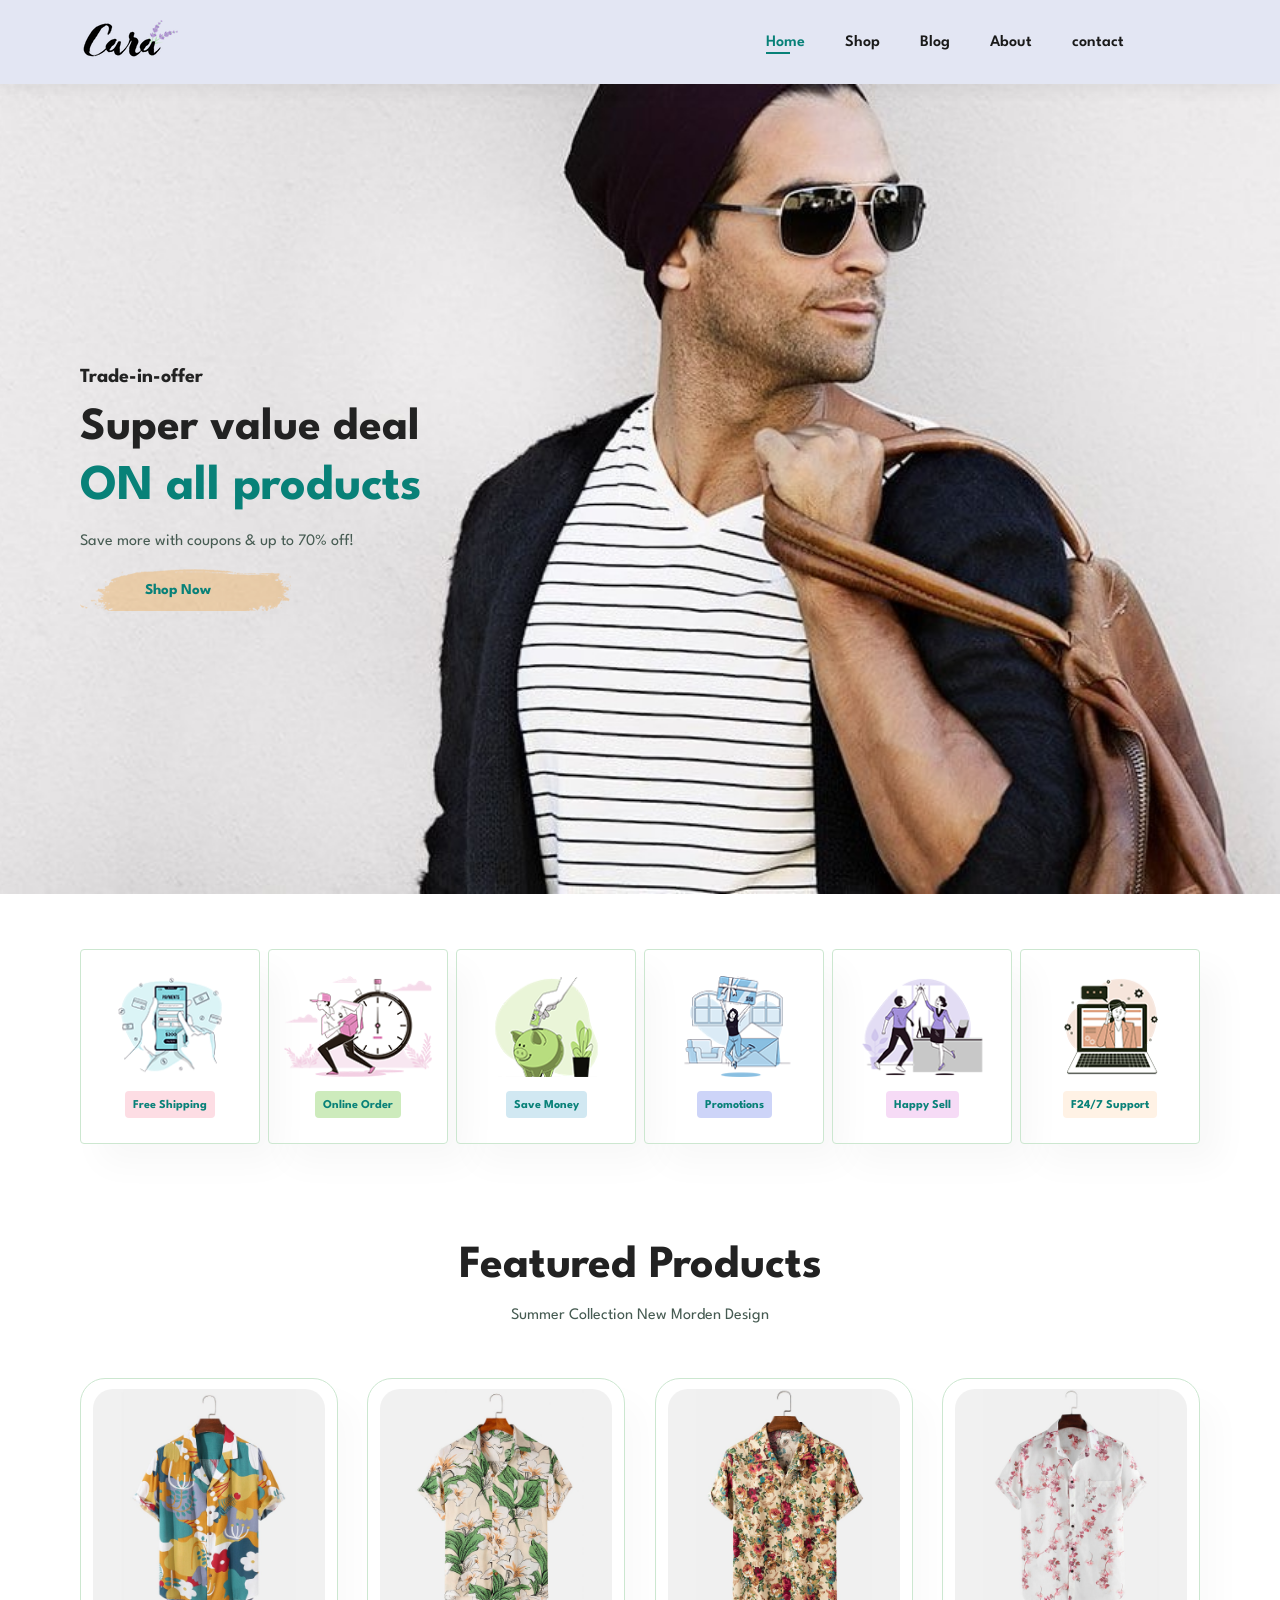
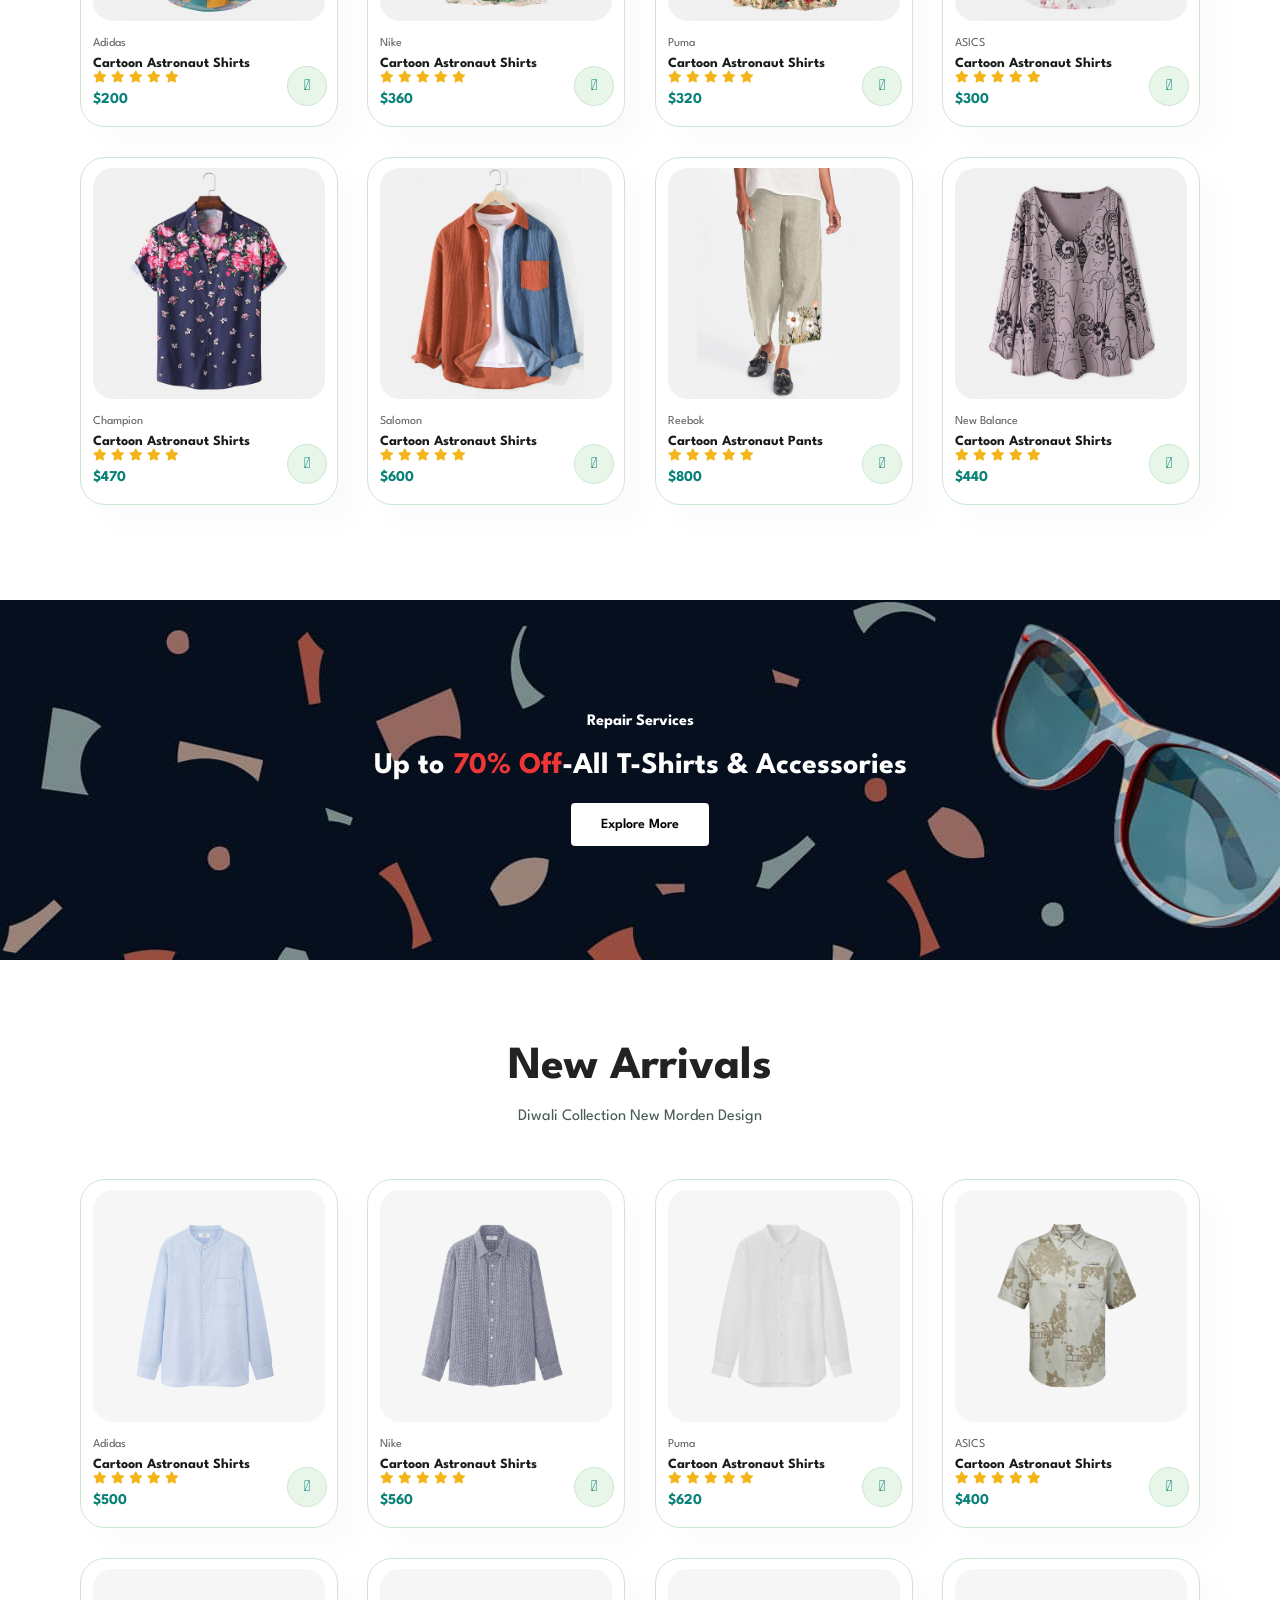
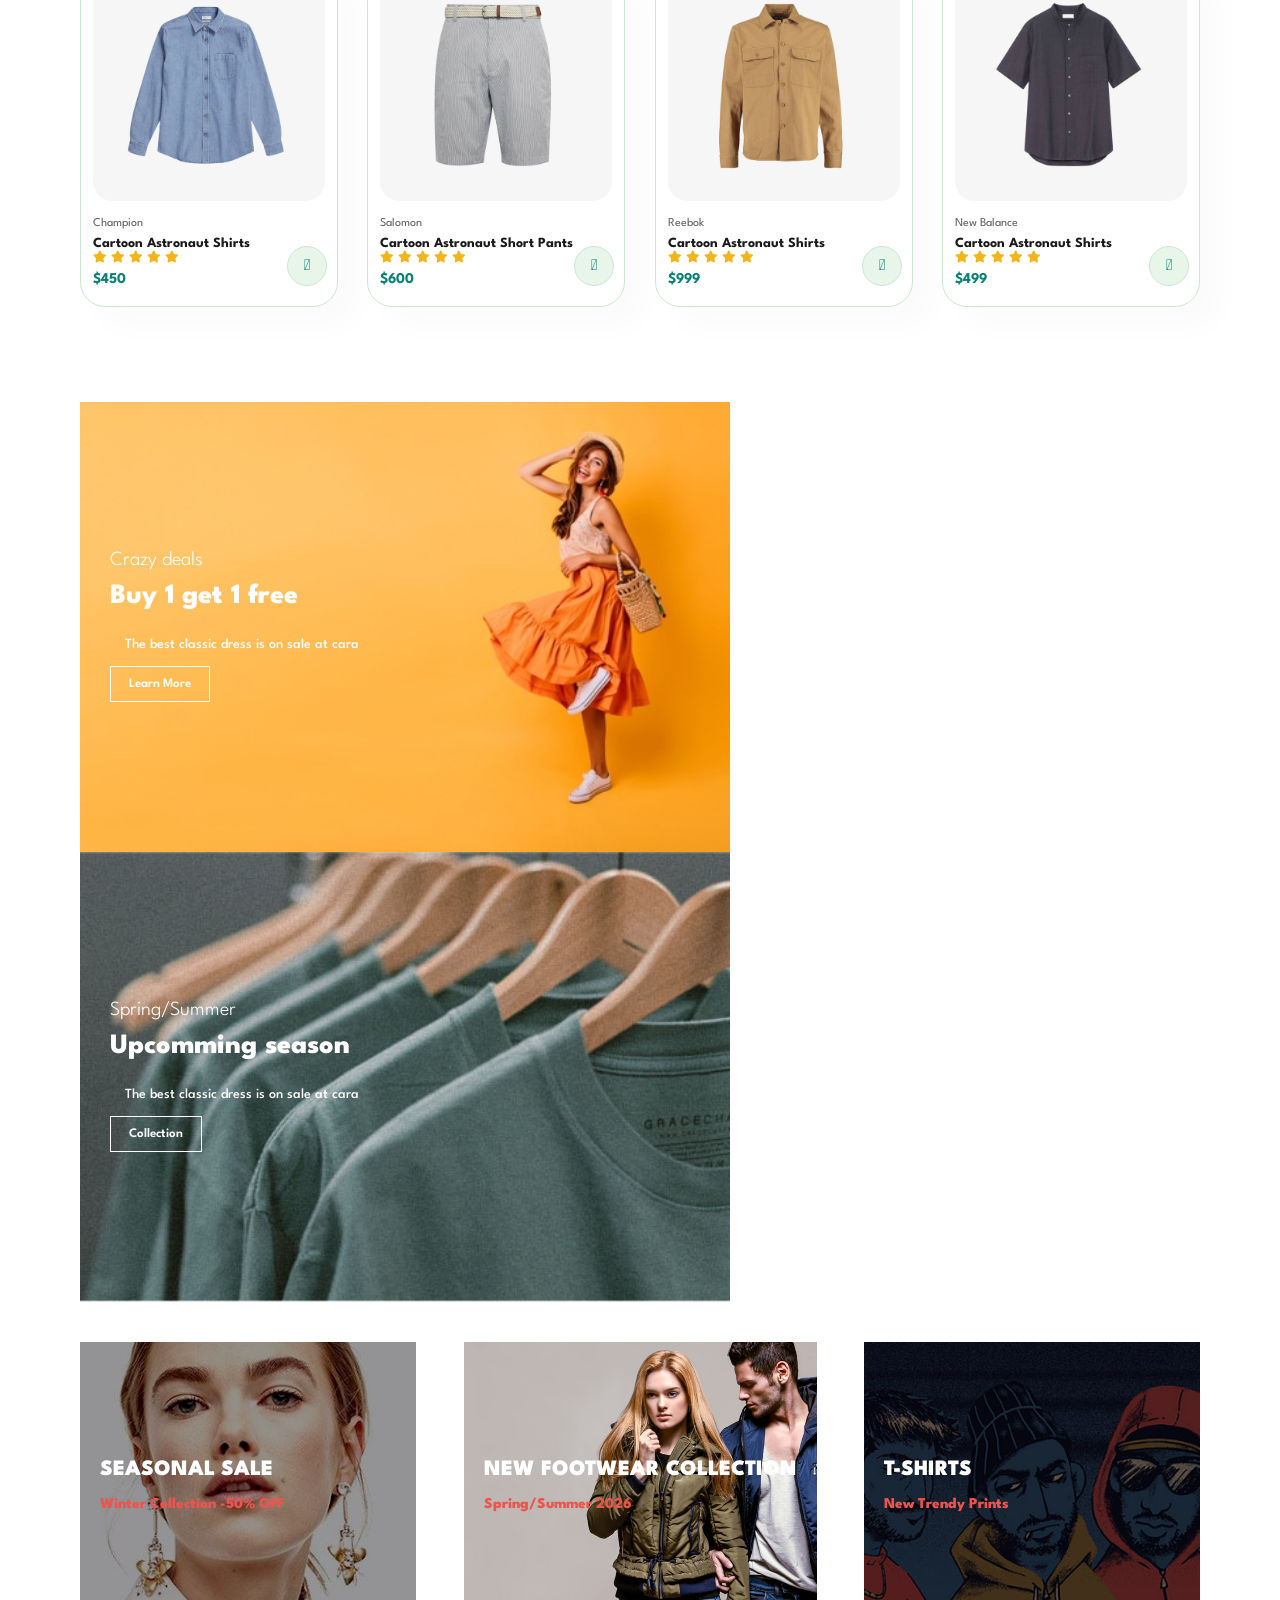
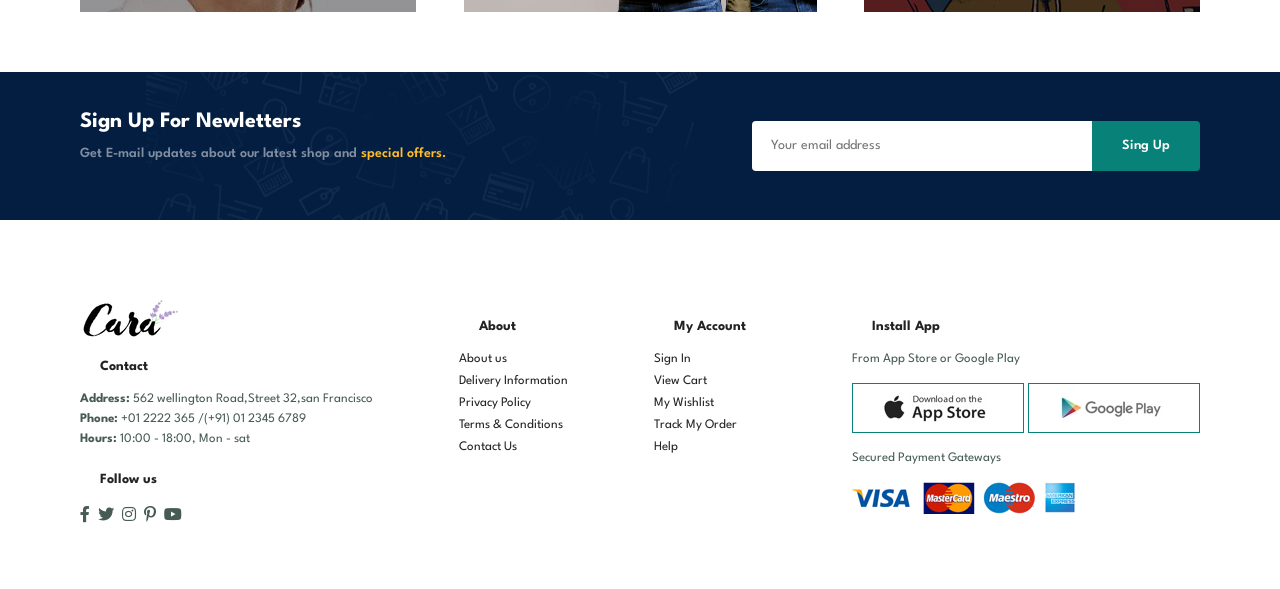
<file: index.html>
<!DOCTYPE html>
<html lang="en">

<head>
    <meta charset="UTF-8">
    <meta http-equiv="X-UA-Compatible="IE=edge">
    <meta name="viewport" content="width=device-width, initial-scale=1.0">
    <title>Ecommerce Website</title>
    <link rel="stylesheet" href="https://pro.fontawesome.com/releases/v5.10.0/css/all.css" />

    <link rel="stylesheet" href="style.css">
</head>

<body>
   
    <section id="header">
        <a href="#"><img src="img/logo.png" class="logo" alt=""</a>

        <div>
            <ul id="navbar">
                <li><a class="active" href="index.html">Home</a></li>
                  <li><a href="Shop.html">Shop</a></li>
                    <li><a href="Blog.html">Blog</a></li>
                      <li><a href="About.html">About</a></li>
                        <li><a href="Contact.html">contact</a></li>
                        <li id="lg-bag"><a href="cart.html"><i class="far fa-shopping-bag"></i></a></li>
                        <a href="#" id="close"><i class="far fa-times"></i></a>
            </ul>
        </div>

        <div id="mobile">
            <a href="cart.html"><i class="far fa-shopping-bag"></i></a>
            <i id="bar" class="fas fa-outdent"></i>

        </div>
    </section>

    <section id="hero">
        <h4>Trade-in-offer</h4>
        <h2>Super value deal</h2>
        <h1>ON all products</h1>
        <p>Save more with coupons & up to 70% off! </p>
        <button>Shop Now</button>
    </section>
     
    <section id="feature" class="section-p1">
        <div class="fe-box">
            <img src="img/features/f1.png"alt="">
            <h6>Free Shipping</h6>
        </div>

        <div class="fe-box">
            <img src="img/features/f2.png"alt="">
            <h6>Online Order</h6>
        </div>

        <div class="fe-box">
            <img src="img/features/f3.png"alt="">
            <h6>Save Money</h6>
        </div>

        <div class="fe-box">
            <img src="img/features/f4.png"alt="">
            <h6>Promotions</h6>
        </div>

        <div class="fe-box">
            <img src="img/features/f5.png"alt="">
            <h6>Happy Sell</h6>
        </div>

        <div class="fe-box">
            <img src="img/features/f6.png"alt="">
            <h6>F24/7 Support</h6>
        </div>

    </section>

    <section id="Product1"class="section-p1">
        <h2>Featured Products</h2>
        <p>Summer Collection New Morden Design</p>
        <div class="pro-container">
            <div class="pro">
                <img src="img/products/f1.jpg" alt="">
                <div class="des">
                    <span>Adidas</span>
                    <h5>Cartoon Astronaut Shirts</h5>
                    <div class="star">
                        <i class="fas fa-star"></i>
                        <i class="fas fa-star"></i>
                        <i class="fas fa-star"></i>
                        <i class="fas fa-star"></i>
                        <i class="fas fa-star"></i>
                    </div>
                    <h4>$200</h4>
                </div>
                <a href="#"><i class="fal fa-shopping-cart cart "></i></a>
            </div>

             <div class="pro">
                <img src="img/products/f2.jpg" alt="">
                <div class="des">
                    <span>Nike</span>
                    <h5>Cartoon Astronaut Shirts</h5>
                    <div class="star">
                        <i class="fas fa-star"></i>
                        <i class="fas fa-star"></i>
                        <i class="fas fa-star"></i>
                        <i class="fas fa-star"></i>
                        <i class="fas fa-star"></i>
                    </div>
                    <h4>$360</h4>
                </div>
                <a href="#"><i class="fal fa-shopping-cart cart "></i></a>
            </div>

             <div class="pro">
                <img src="img/products/f3.jpg" alt="">
                <div class="des">
                    <span>Puma</span>
                    <h5>Cartoon Astronaut Shirts</h5>
                    <div class="star">
                        <i class="fas fa-star"></i>
                        <i class="fas fa-star"></i>
                        <i class="fas fa-star"></i>
                        <i class="fas fa-star"></i>
                        <i class="fas fa-star"></i>
                    </div>
                    <h4>$320</h4>
                </div>
                <a href="#"><i class="fal fa-shopping-cart cart "></i></a>
            </div>

             <div class="pro">
                <img src="img/products/f4.jpg" alt="">
                <div class="des">
                    <span>ASICS</span>
                    <h5>Cartoon Astronaut Shirts</h5>
                    <div class="star">
                        <i class="fas fa-star"></i>
                        <i class="fas fa-star"></i>
                        <i class="fas fa-star"></i>
                        <i class="fas fa-star"></i>
                        <i class="fas fa-star"></i>
                    </div>
                    <h4>$300</h4>
                </div>
                <a href="#"><i class="fal fa-shopping-cart cart "></i></a>
            </div>

             <div class="pro">
                <img src="img/products/f5.jpg" alt="">
                <div class="des">
                    <span>Champion</span>
                    <h5>Cartoon Astronaut Shirts</h5>
                    <div class="star">
                        <i class="fas fa-star"></i>
                        <i class="fas fa-star"></i>
                        <i class="fas fa-star"></i>
                        <i class="fas fa-star"></i>
                        <i class="fas fa-star"></i>
                    </div>
                    <h4>$470</h4>
                </div>
                <a href="#"><i class="fal fa-shopping-cart cart "></i></a>
            </div>

             <div class="pro">
                <img src="img/products/f6.jpg" alt="">
                <div class="des">
                    <span>Salomon</span>
                    <h5>Cartoon Astronaut Shirts</h5>
                    <div class="star">
                        <i class="fas fa-star"></i>
                        <i class="fas fa-star"></i>
                        <i class="fas fa-star"></i>
                        <i class="fas fa-star"></i>
                        <i class="fas fa-star"></i>
                    </div>
                    <h4>$600</h4>
                </div>
                <a href="#"><i class="fal fa-shopping-cart cart "></i></a>
            </div>

             <div class="pro">
                <img src="img/products/f7.jpg" alt="">
                <div class="des">
                    <span>Reebok</span>
                    <h5>Cartoon Astronaut Pants</h5>
                    <div class="star">
                        <i class="fas fa-star"></i>
                        <i class="fas fa-star"></i>
                        <i class="fas fa-star"></i>
                        <i class="fas fa-star"></i>
                        <i class="fas fa-star"></i>
                    </div>
                    <h4>$800</h4>
                </div>
                <a href="#"><i class="fal fa-shopping-cart cart "></i></a>
            </div>

             <div class="pro">
                <img src="img/products/f8.jpg" alt="">
                <div class="des">
                    <span>New Balance</span>
                    <h5>Cartoon Astronaut Shirts</h5>
                    <div class="star">
                        <i class="fas fa-star"></i>
                        <i class="fas fa-star"></i>
                        <i class="fas fa-star"></i>
                        <i class="fas fa-star"></i>
                        <i class="fas fa-star"></i>
                    </div>
                    <h4>$440</h4>
                </div>
                <a href="#"><i class="fal fa-shopping-cart cart "></i></a>
            </div>
        </div>
    </section>

    <section id="banner" class="section-m1">
        <h4>Repair Services</h4>
        <h2>Up to <span>70% Off</span>-All T-Shirts & Accessories</h2>
        <button class="normal">Explore More</button>
    </section>

    <section id="Product1"class="section-p1">
        <h2>New Arrivals</h2>
        <p>Diwali Collection New Morden Design</p>
        <div class="pro-container">
            <div class="pro">
                <img src="img/products/n1.jpg" alt="">
                <div class="des">
                    <span>Adidas</span>
                    <h5>Cartoon Astronaut Shirts</h5>
                    <div class="star">
                        <i class="fas fa-star"></i>
                        <i class="fas fa-star"></i>
                        <i class="fas fa-star"></i>
                        <i class="fas fa-star"></i>
                        <i class="fas fa-star"></i>
                    </div>
                    <h4>$500</h4>
                </div>
                <a href="#"><i class="fal fa-shopping-cart cart "></i></a>
            </div>

             <div class="pro">
                <img src="img/products/n2.jpg" alt="">
                <div class="des">
                    <span>Nike</span>
                    <h5>Cartoon Astronaut Shirts</h5>
                    <div class="star">
                        <i class="fas fa-star"></i>
                        <i class="fas fa-star"></i>
                        <i class="fas fa-star"></i>
                        <i class="fas fa-star"></i>
                        <i class="fas fa-star"></i>
                    </div>
                    <h4>$560</h4>
                </div>
                <a href="#"><i class="fal fa-shopping-cart cart "></i></a>
            </div>

             <div class="pro">
                <img src="img/products/n3.jpg" alt="">
                <div class="des">
                    <span>Puma</span>
                    <h5>Cartoon Astronaut Shirts</h5>
                    <div class="star">
                        <i class="fas fa-star"></i>
                        <i class="fas fa-star"></i>
                        <i class="fas fa-star"></i>
                        <i class="fas fa-star"></i>
                        <i class="fas fa-star"></i>
                    </div>
                    <h4>$620</h4>
                </div>
                <a href="#"><i class="fal fa-shopping-cart cart "></i></a>
            </div>

             <div class="pro">
                <img src="img/products/n4.jpg" alt="">
                <div class="des">
                    <span>ASICS</span>
                    <h5>Cartoon Astronaut Shirts</h5>
                    <div class="star">
                        <i class="fas fa-star"></i>
                        <i class="fas fa-star"></i>
                        <i class="fas fa-star"></i>
                        <i class="fas fa-star"></i>
                        <i class="fas fa-star"></i>
                    </div>
                    <h4>$400</h4>
                </div>
                <a href="#"><i class="fal fa-shopping-cart cart "></i></a>
            </div>

             <div class="pro">
                <img src="img/products/n5.jpg" alt="">
                <div class="des">
                    <span>Champion</span>
                    <h5>Cartoon Astronaut Shirts</h5>
                    <div class="star">
                        <i class="fas fa-star"></i>
                        <i class="fas fa-star"></i>
                        <i class="fas fa-star"></i>
                        <i class="fas fa-star"></i>
                        <i class="fas fa-star"></i>
                    </div>
                    <h4>$450</h4>
                </div>
                <a href="#"><i class="fal fa-shopping-cart cart "></i></a>
            </div>

             <div class="pro">
                <img src="img/products/n6.jpg" alt="">
                <div class="des">
                    <span>Salomon</span>
                    <h5>Cartoon Astronaut Short Pants</h5>
                    <div class="star">
                        <i class="fas fa-star"></i>
                        <i class="fas fa-star"></i>
                        <i class="fas fa-star"></i>
                        <i class="fas fa-star"></i>
                        <i class="fas fa-star"></i>
                    </div>
                    <h4>$600</h4>
                </div>
                <a href="#"><i class="fal fa-shopping-cart cart "></i></a>
            </div>

             <div class="pro">
                <img src="img/products/n7.jpg" alt="">
                <div class="des">
                    <span>Reebok</span>
                    <h5>Cartoon Astronaut Shirts</h5>
                    <div class="star">
                        <i class="fas fa-star"></i>
                        <i class="fas fa-star"></i>
                        <i class="fas fa-star"></i>
                        <i class="fas fa-star"></i>
                        <i class="fas fa-star"></i>
                    </div>
                    <h4>$999</h4>
                </div>
                <a href="#"><i class="fal fa-shopping-cart cart "></i></a>
            </div>

             <div class="pro">
                <img src="img/products/n8.jpg" alt="">
                <div class="des">
                    <span>New Balance</span>
                    <h5>Cartoon Astronaut Shirts</h5>
                    <div class="star">
                        <i class="fas fa-star"></i>
                        <i class="fas fa-star"></i>
                        <i class="fas fa-star"></i>
                        <i class="fas fa-star"></i>
                        <i class="fas fa-star"></i>
                    </div>
                    <h4>$499</h4>
                </div>
                <a href="#"><i class="fal fa-shopping-cart cart "></i></a>
            </div>
        </div>
    </section>

    <section id="sm-banner" class="section-p1">
       <div class="banner-box">
        <h4>Crazy deals</h4>
        <h2>Buy 1 get 1 free</h2>
        <span>The best classic dress is on sale at cara</span>
        <button class="white">Learn More</button>
       </div>

       <div class="banner-box banner-box2">
        <h4>Spring/Summer</h4>
        <h2>Upcomming season</h2>
        <span>The best classic dress is on sale at cara</span>
        <button class="white">Collection</button>
       </div>
    </section>

    <section id="banner3">
         <div class="banner-box">
        <h2>SEASONAL SALE</h2>
        <h3>Winter Collection -50% OFF</h3>
       </div>

        <div class="banner-box banner-box2">
        <h2>NEW FOOTWEAR COLLECTION</h2>
        <h3>Spring/Summer 2026</h3>
       </div>

        <div class="banner-box banner-box3">
        <h2>T-SHIRTS</h2>
        <h3>New Trendy Prints</h3>
       </div>
    </section>

    <section id="newsletter" class="section-p1 section-m1">
        <div class="newstext">
            <h4>Sign Up For Newletters</h4>
            <p>Get E-mail updates about our latest shop and <span>special offers.</span></p>
        </div>
        <div class="form">
            <input type="text" placeholder="Your email address">
            <button class="normal">Sing Up</button>
        </div>
    </section>

    <footer class="section-p1">
        <div class="col">
            <img class="logo" src="img/logo.png" alt="">
            <h4>Contact</h4>
            <p><strong>Address:</strong> 562 wellington Road,Street 32,san Francisco</p>
            <p><strong>Phone:</strong> +01 2222 365 /(+91) 01 2345 6789</p>
            <p><strong>Hours:</strong> 10:00 - 18:00, Mon - sat</p>
            <div class="follow">
                <h4>Follow us</h4>
                <div class="icon">
                    <i class="fab fa-facebook-f"></i>
                    <i class="fab fa-twitter"></i>
                    <i class="fab fa-instagram"></i>
                    <i class="fab fa-pinterest-p"></i>
                    <i class="fab fa-youtube"></i>
                </div>
            </div>
        </div>

        <div class="col">
            <h4>About</h4>
            <a href="#">About us</a>
            <a href="#">Delivery Information</a>
            <a href="#">Privacy Policy</a>
            <a href="#">Terms & Conditions</a>
            <a href="#">Contact Us</a>
         </div>

           <div class="col">
            <h4>My Account</h4>
            <a href="#">Sign In</a>
            <a href="#">View Cart</a>
            <a href="#">My Wishlist</a>
            <a href="#">Track My Order</a>
            <a href="#">Help</a>
         </div>

         <div class="col install">
            <h4>Install App</h4>
            <p>From App Store or Google Play</p>
            <div class="row">
                <img src="img/pay/app.jpg" alt="">
                <img src="img/pay/play.jpg" alt="">
            </div>
           <p>Secured Payment Gateways</p>
           <img src="img/pay/pay.png" alt="">
         </div>  

     </footer>

    <script src="script.js"></script>
</body>

</html>
</file>
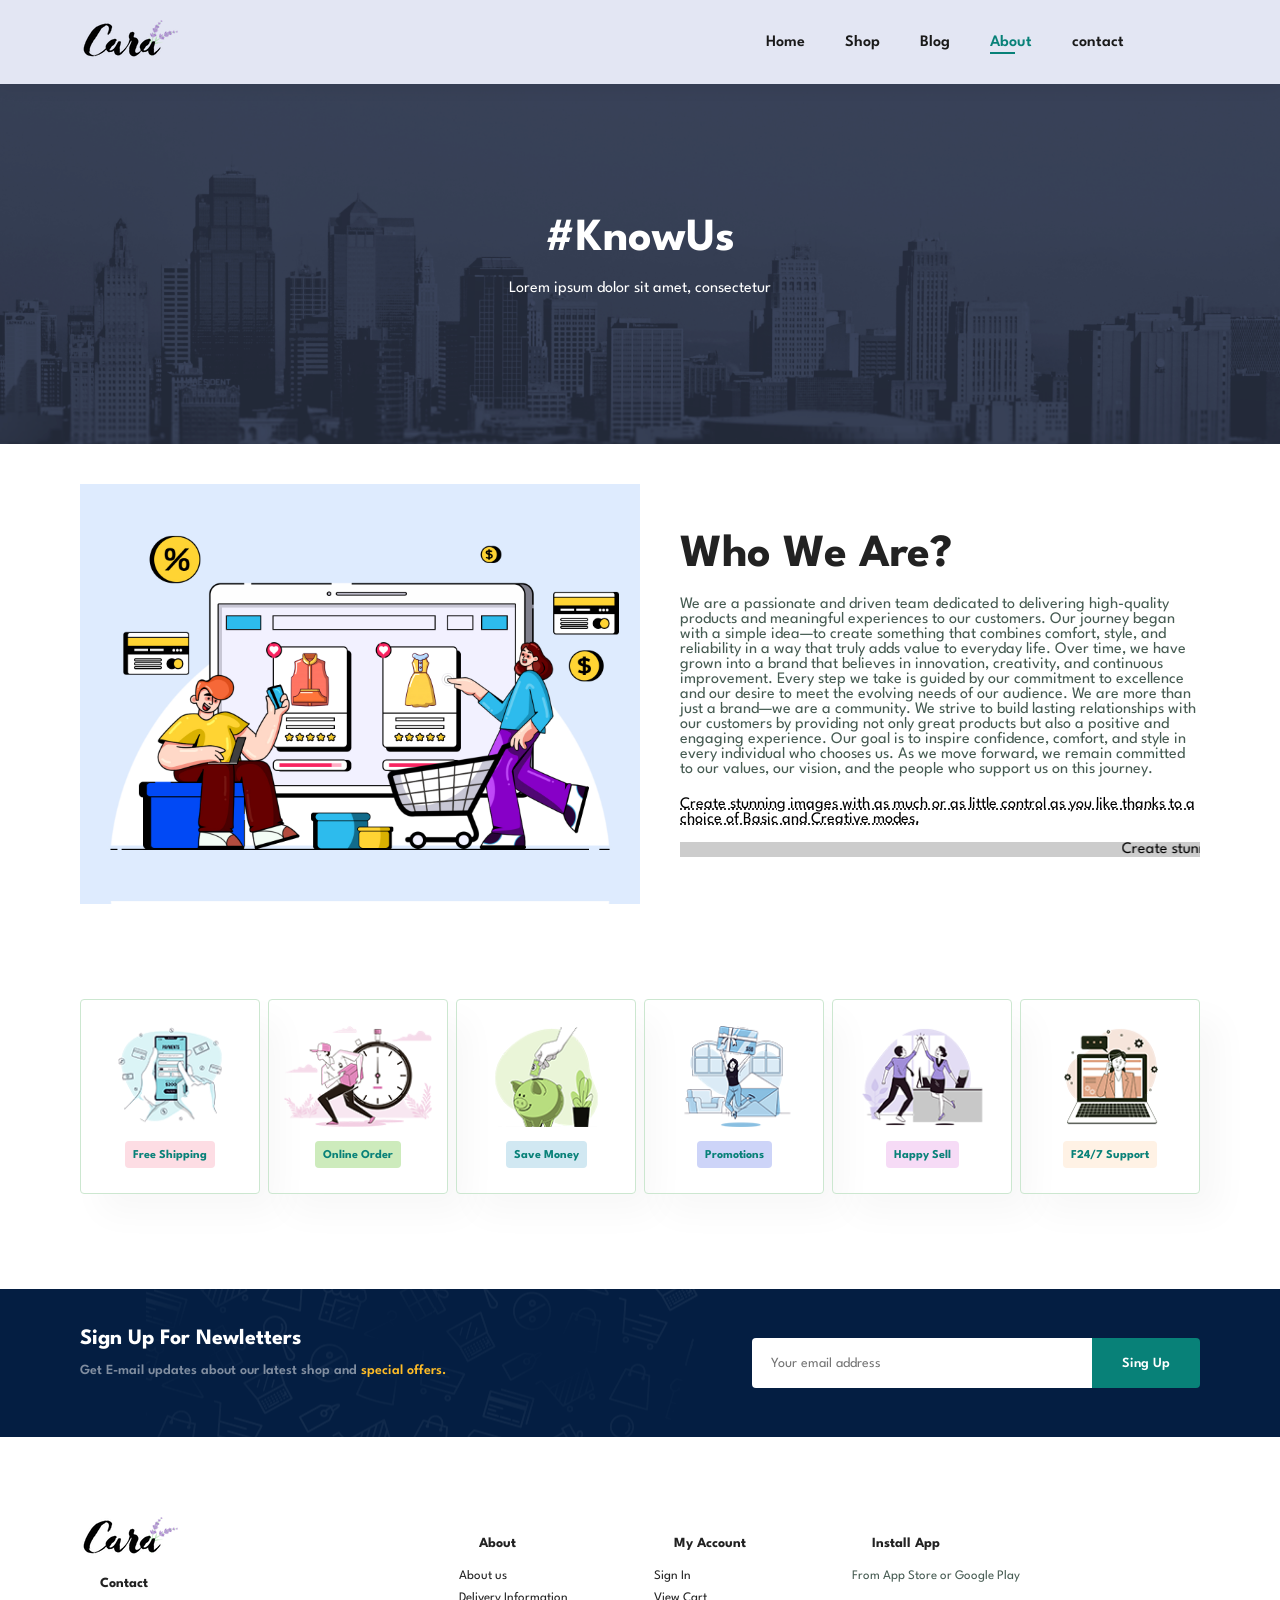
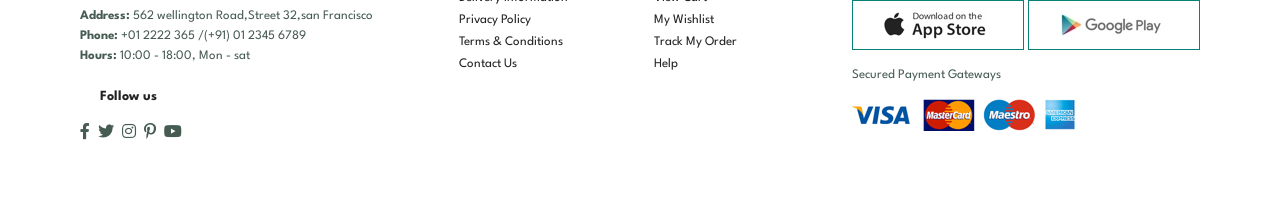
<file: about.html>
<!DOCTYPE html>
<html lang="en">

<head>
    <meta charset="UTF-8">
    <meta http-equiv="X-UA-Compatible="IE=edge">
    <meta name="viewport" content="width=device-width, initial-scale=1.0">
    <title>Ecommerce Website</title>
    <link rel="stylesheet" href="https://pro.fontawesome.com/releases/v5.10.0/css/all.css" />

    <link rel="stylesheet" href="style.css">
</head>

<body>
   
    <section id="header">
        <a href="#"><img src="img/logo.png" class="logo" alt=""</a>

        <div>
            <ul id="navbar">
                <li><a href="index.html">Home</a></li>
                  <li><a href="Shop.html">Shop</a></li>
                    <li><a  href="Blog.html">Blog</a></li>
                      <li><a class="active" href="About.html">About</a></li>
                        <li><a href="Contact.html">contact</a></li>
                        <li id="lg-bag"><a href="cart.html"><i class="far fa-shopping-bag"></i></a></li>
                        <a href="#" id="close"><i class="far fa-times"></i></a>
            </ul>
        </div>

        <div id="mobile">
            <a href="cart.html"><i class="far fa-shopping-bag"></i></a>
            <i id="bar" class="fas fa-outdent"></i>
        </div>
    </section>

    <section id="page-header" class="about-header">
        <h2>#KnowUs</h2>
        <p>Lorem ipsum dolor sit amet, consectetur </p>
    </section>

    <section id="about-head" class="section-p1">
        <img src="img/about/a6.jpg" alt="">
        <div>
            <h2>Who We Are?</h2>
            <p>We are a passionate and driven team dedicated to delivering high-quality products and meaningful experiences to our customers.
                 Our journey began with a simple idea—to create something that combines comfort, style, and reliability in a way that truly adds value to everyday life. 
                 Over time, we have grown into a brand that believes in innovation, creativity, and continuous improvement. Every step we take is guided by our commitment to excellence and 
                 our desire to meet the evolving needs of our audience. We are more than just a brand—we are a community. We strive to build lasting relationships with our customers by providing not only great products
                 but also a positive and engaging experience. Our goal is to inspire confidence, comfort, and style in every individual who chooses us. As we move forward, we remain committed to our values, our vision, 
                 and the people who support us on this journey.</p>
            <abbr title="">Create stunning images with as much or as little control as you
                like thanks to a choice of Basic and Creative modes.</abbr>

                <br><br>

                <marquee bgcolor="#ccc" loop="-1" scrollamount="5" width="100%">Create 
                stunning images with as much or as little control as you
                like thanks to a choice of Basic and Creative modes</marquee>
        
        </div>
    </section>

      <section id="feature" class="section-p1">
        <div class="fe-box">
            <img src="img/features/f1.png"alt="">
            <h6>Free Shipping</h6>
        </div>

        <div class="fe-box">
            <img src="img/features/f2.png"alt="">
            <h6>Online Order</h6>
        </div>

        <div class="fe-box">
            <img src="img/features/f3.png"alt="">
            <h6>Save Money</h6>
        </div>

        <div class="fe-box">
            <img src="img/features/f4.png"alt="">
            <h6>Promotions</h6>
        </div>

        <div class="fe-box">
            <img src="img/features/f5.png"alt="">
            <h6>Happy Sell</h6>
        </div>

        <div class="fe-box">
            <img src="img/features/f6.png"alt="">
            <h6>F24/7 Support</h6>
        </div>

    </section>

      <section id="newsletter" class="section-p1 section-m1">
        <div class="newstext">
            <h4>Sign Up For Newletters</h4>
            <p>Get E-mail updates about our latest shop and <span>special offers.</span></p>
        </div>
        <div class="form">
            <input type="text" placeholder="Your email address">
            <button class="normal">Sing Up</button>
        </div>
    </section>

    <footer class="section-p1">
        <div class="col">
            <img class="logo" src="img/logo.png" alt="">
            <h4>Contact</h4>
            <p><strong>Address:</strong> 562 wellington Road,Street 32,san Francisco</p>
            <p><strong>Phone:</strong> +01 2222 365 /(+91) 01 2345 6789</p>
            <p><strong>Hours:</strong> 10:00 - 18:00, Mon - sat</p>
            <div class="follow">
                <h4>Follow us</h4>
                <div class="icon">
                    <i class="fab fa-facebook-f"></i>
                    <i class="fab fa-twitter"></i>
                    <i class="fab fa-instagram"></i>
                    <i class="fab fa-pinterest-p"></i>
                    <i class="fab fa-youtube"></i>
                </div>
            </div>
        </div>

        <div class="col">
            <h4>About</h4>
            <a href="#">About us</a>
            <a href="#">Delivery Information</a>
            <a href="#">Privacy Policy</a>
            <a href="#">Terms & Conditions</a>
            <a href="#">Contact Us</a>
         </div>

           <div class="col">
            <h4>My Account</h4>
            <a href="#">Sign In</a>
            <a href="#">View Cart</a>
            <a href="#">My Wishlist</a>
            <a href="#">Track My Order</a>
            <a href="#">Help</a>
         </div>

         <div class="col install">
            <h4>Install App</h4>
            <p>From App Store or Google Play</p>
            <div class="row">
                <img src="img/pay/app.jpg" alt="">
                <img src="img/pay/play.jpg" alt="">
            </div>
           <p>Secured Payment Gateways</p>
           <img src="img/pay/pay.png" alt="">
         </div>  

     </footer>

    <script src="script.js"></script>
</body>

</html>
</file>
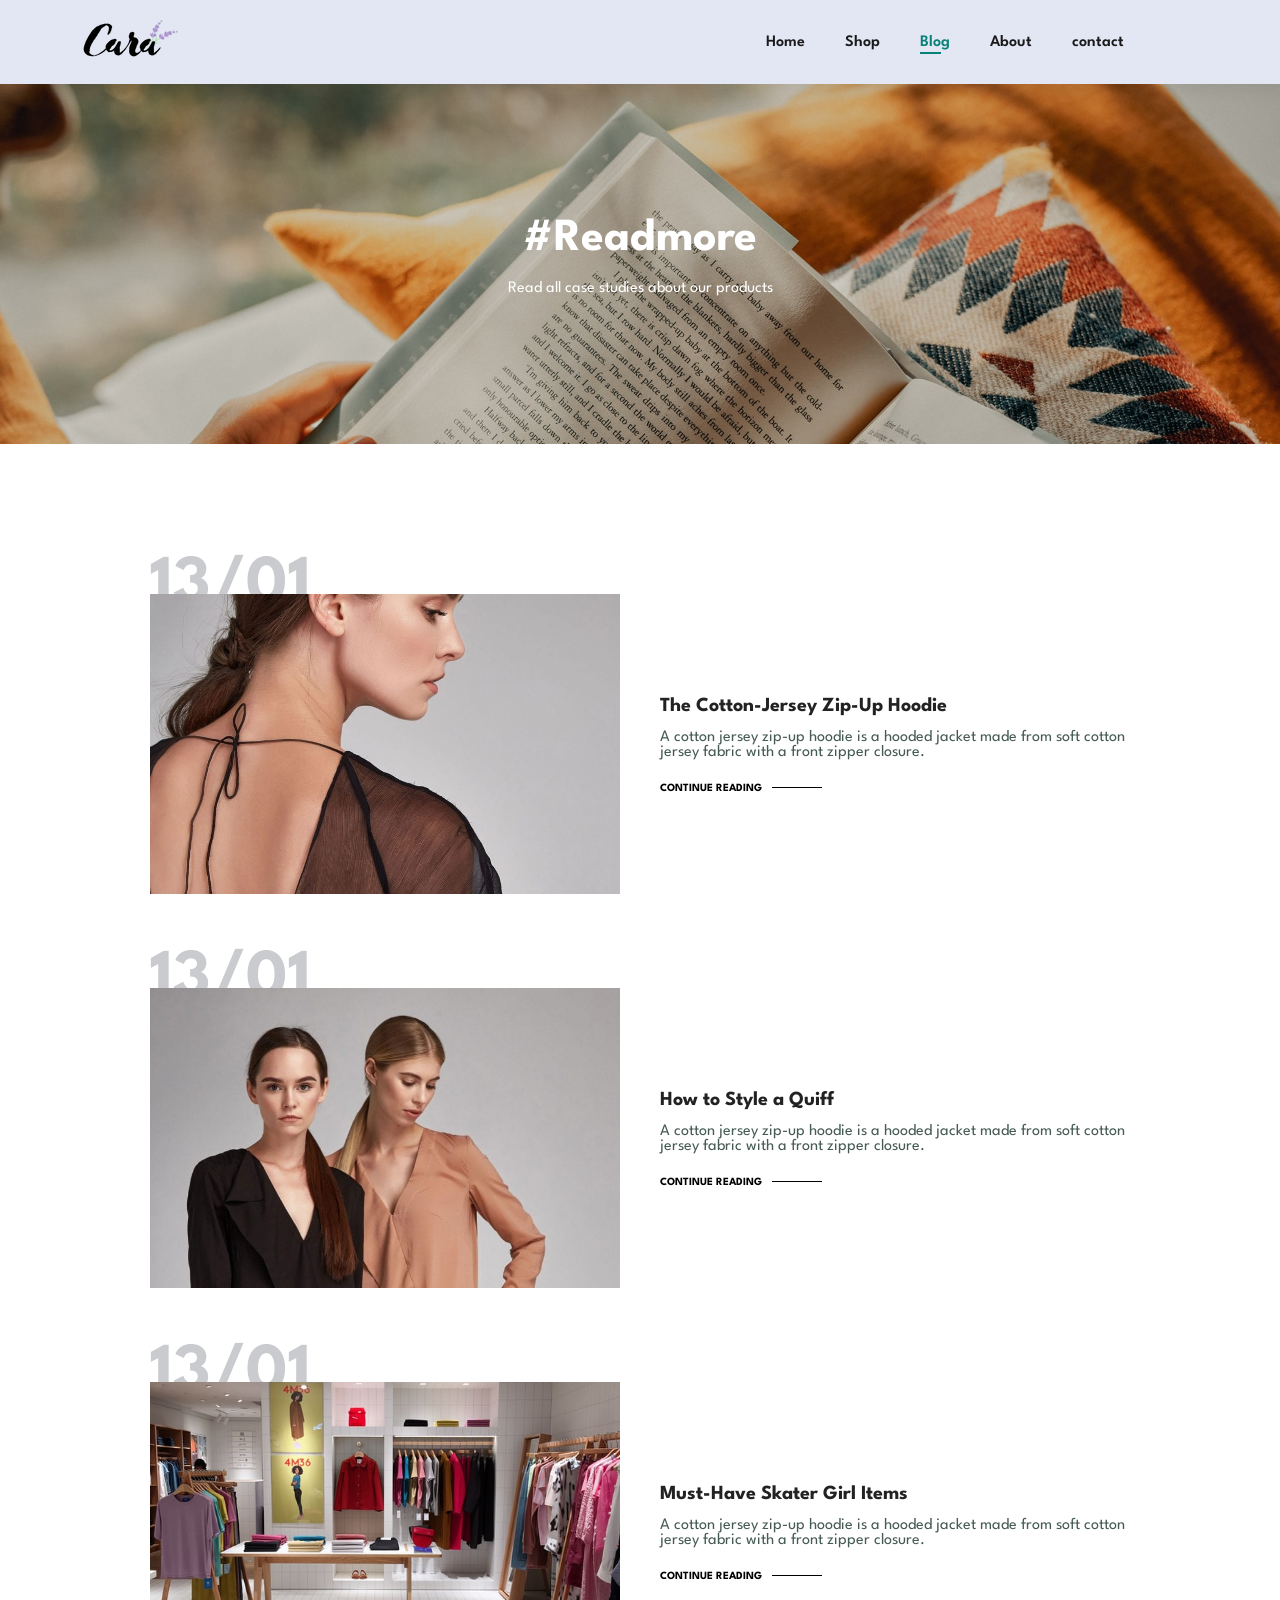
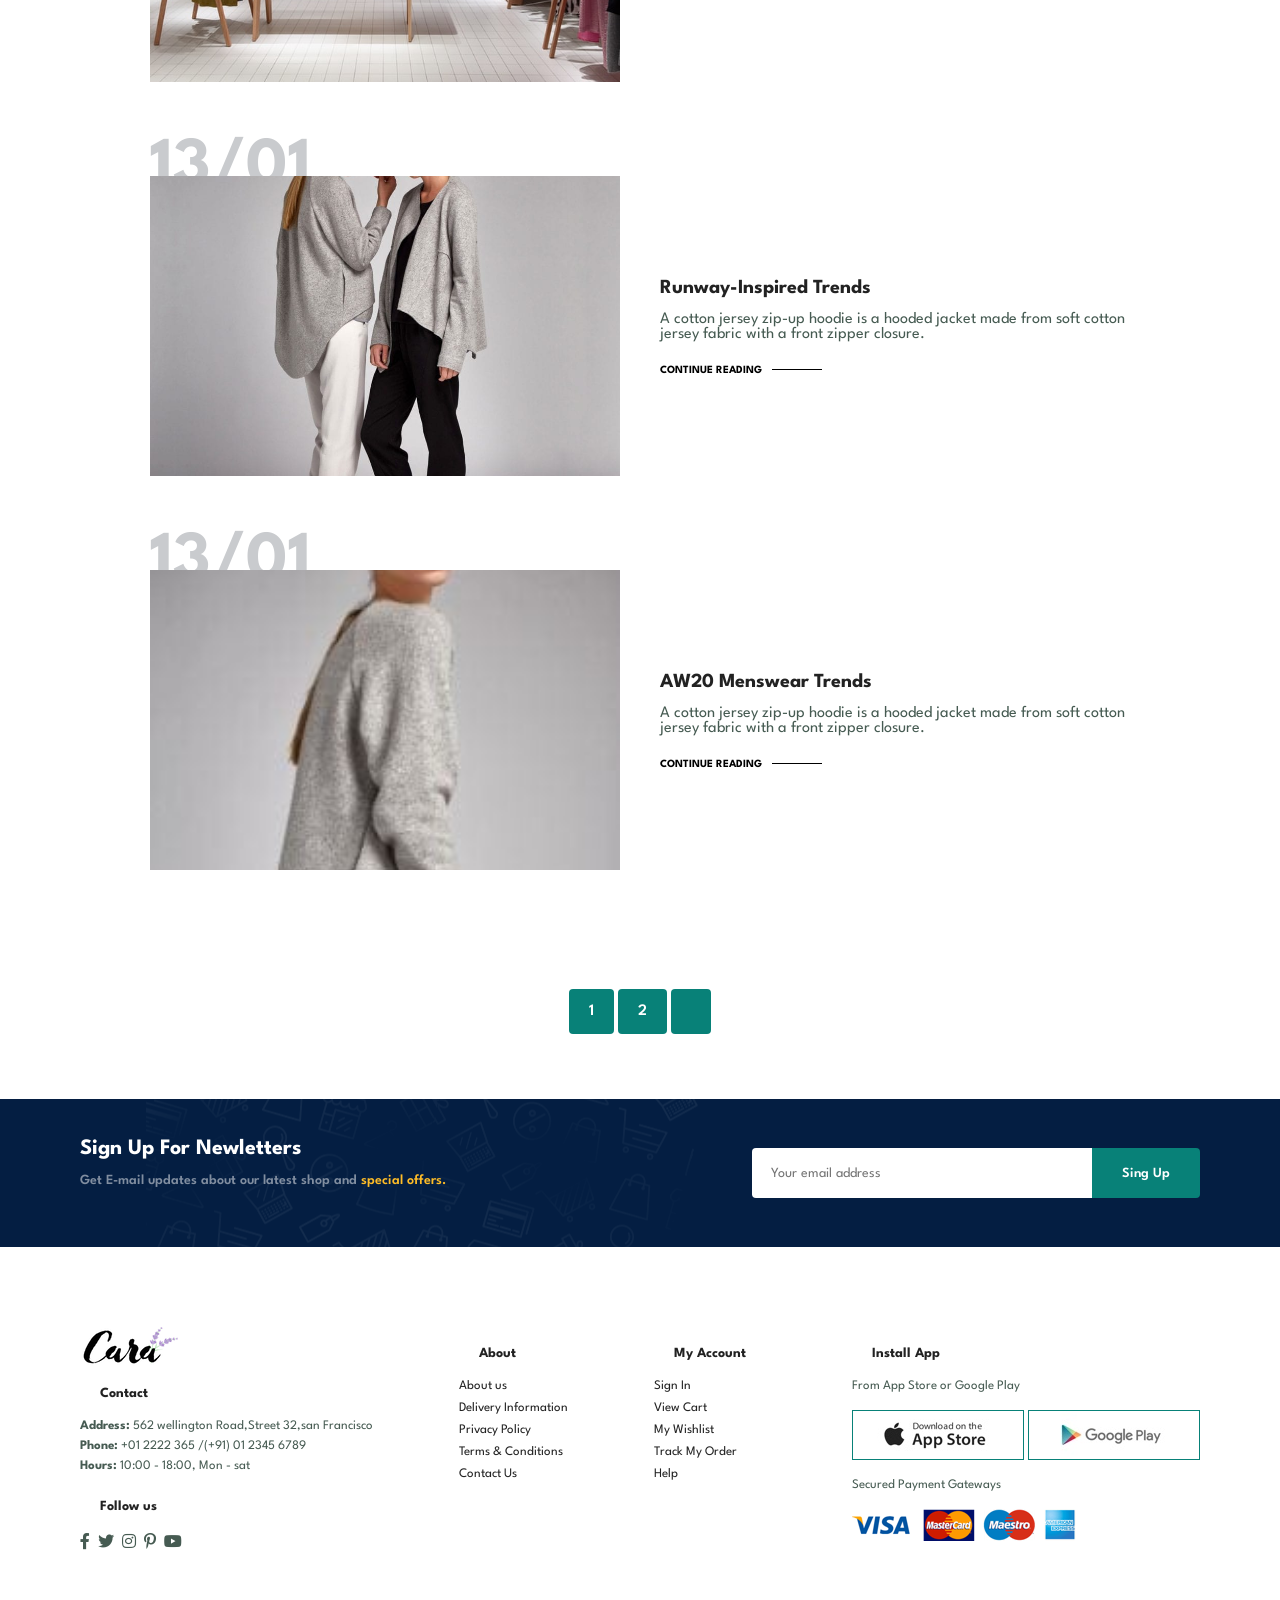
<file: blog.html>
<!DOCTYPE html>
<html lang="en">

<head>
    <meta charset="UTF-8">
    <meta http-equiv="X-UA-Compatible="IE=edge">
    <meta name="viewport" content="width=device-width, initial-scale=1.0">
    <title>Ecommerce Website</title>
    <link rel="stylesheet" href="https://pro.fontawesome.com/releases/v5.10.0/css/all.css" />

    <link rel="stylesheet" href="style.css">
</head>

<body>
   
    <section id="header">
        <a href="#"><img src="img/logo.png" class="logo" alt=""</a>

        <div>
            <ul id="navbar">
                <li><a href="index.html">Home</a></li>
                  <li><a href="Shop.html">Shop</a></li>
                    <li><a class="active" href="Blog.html">Blog</a></li>
                      <li><a href="About.html">About</a></li>
                        <li><a href="Contact.html">contact</a></li>
                        <li id="lg-bag"><a href="cart.html"><i class="far fa-shopping-bag"></i></a></li>
                        <a href="#" id="close"><i class="far fa-times"></i></a>
            </ul>
        </div>

        <div id="mobile">
            <a href="cart.html"><i class="far fa-shopping-bag"></i></a>
            <i id="bar" class="fas fa-outdent"></i>

        </div>
    </section>

    <section id="page-header" class="blog-header">
        <h2>#Readmore</h2>
        <p>Read all case studies about our products </p>
    </section>

    <section id="blog">
        <div class="blog-box">
            <div class="blog-img">
                <img src="img/blog/b1 (1).jpg">
            </div>
            <div class="blog-details">
                <h4>The Cotton-Jersey Zip-Up Hoodie</h4>
                <p>A cotton jersey zip-up hoodie is a hooded jacket made from soft cotton jersey
                     fabric with a front zipper closure. </p>
                <a href="#">CONTINUE READING </a>
            </div>
            <h1>13/01</h1>
        </div>

         <div class="blog-box">
            <div class="blog-img">
                <img src="img/blog/b2.jpg">
            </div>
            <div class="blog-details">
                <h4>How to Style a Quiff</h4>
                <p>A cotton jersey zip-up hoodie is a hooded jacket made from soft cotton jersey
                     fabric with a front zipper closure. </p>
                <a href="#">CONTINUE READING </a>
            </div>
            <h1>13/01</h1>
        </div>

         <div class="blog-box">
            <div class="blog-img">
                <img src="img/blog/b3.jpg">
            </div>
            <div class="blog-details">
                <h4>Must-Have Skater Girl Items</h4>
                <p>A cotton jersey zip-up hoodie is a hooded jacket made from soft cotton jersey
                     fabric with a front zipper closure. </p>
                <a href="#">CONTINUE READING </a>
            </div>
            <h1>13/01</h1>
        </div>

         <div class="blog-box">
            <div class="blog-img">
                <img src="img/blog/b4.jpg">
            </div>
            <div class="blog-details">
                <h4>Runway-Inspired Trends</h4>
                <p>A cotton jersey zip-up hoodie is a hooded jacket made from soft cotton jersey
                     fabric with a front zipper closure. </p>
                <a href="#">CONTINUE READING </a>
            </div>
            <h1>13/01</h1>
        </div>

         <div class="blog-box">
            <div class="blog-img">
                <img src="img/blog/b5.jpg">
            </div>
            <div class="blog-details">
                <h4>AW20 Menswear Trends</h4>
                <p>A cotton jersey zip-up hoodie is a hooded jacket made from soft cotton jersey
                     fabric with a front zipper closure. </p>
                <a href="#">CONTINUE READING </a>
            </div>
            <h1>13/01</h1>
        </div>
    </section>

    <section id="pagination" class="section-p1">
        <a href="#">1</a>
        <a href="#">2</a>
        <a href="#"><i class="fal fa-long-arrow-right"></i></a>
    </section>

    <section id="newsletter" class="section-p1 section-m1">
        <div class="newstext">
            <h4>Sign Up For Newletters</h4>
            <p>Get E-mail updates about our latest shop and <span>special offers.</span></p>
        </div>
        <div class="form">
            <input type="text" placeholder="Your email address">
            <button class="normal">Sing Up</button>
        </div>
    </section>

    <footer class="section-p1">
        <div class="col">
            <img class="logo" src="img/logo.png" alt="">
            <h4>Contact</h4>
            <p><strong>Address:</strong> 562 wellington Road,Street 32,san Francisco</p>
            <p><strong>Phone:</strong> +01 2222 365 /(+91) 01 2345 6789</p>
            <p><strong>Hours:</strong> 10:00 - 18:00, Mon - sat</p>
            <div class="follow">
                <h4>Follow us</h4>
                <div class="icon">
                    <i class="fab fa-facebook-f"></i>
                    <i class="fab fa-twitter"></i>
                    <i class="fab fa-instagram"></i>
                    <i class="fab fa-pinterest-p"></i>
                    <i class="fab fa-youtube"></i>
                </div>
            </div>
        </div>

        <div class="col">
            <h4>About</h4>
            <a href="#">About us</a>
            <a href="#">Delivery Information</a>
            <a href="#">Privacy Policy</a>
            <a href="#">Terms & Conditions</a>
            <a href="#">Contact Us</a>
         </div>

           <div class="col">
            <h4>My Account</h4>
            <a href="#">Sign In</a>
            <a href="#">View Cart</a>
            <a href="#">My Wishlist</a>
            <a href="#">Track My Order</a>
            <a href="#">Help</a>
         </div>

         <div class="col install">
            <h4>Install App</h4>
            <p>From App Store or Google Play</p>
            <div class="row">
                <img src="img/pay/app.jpg" alt="">
                <img src="img/pay/play.jpg" alt="">
            </div>
           <p>Secured Payment Gateways</p>
           <img src="img/pay/pay.png" alt="">
         </div>  

     </footer>

    <script src="script.js"></script>
</body>

</html>
</file>
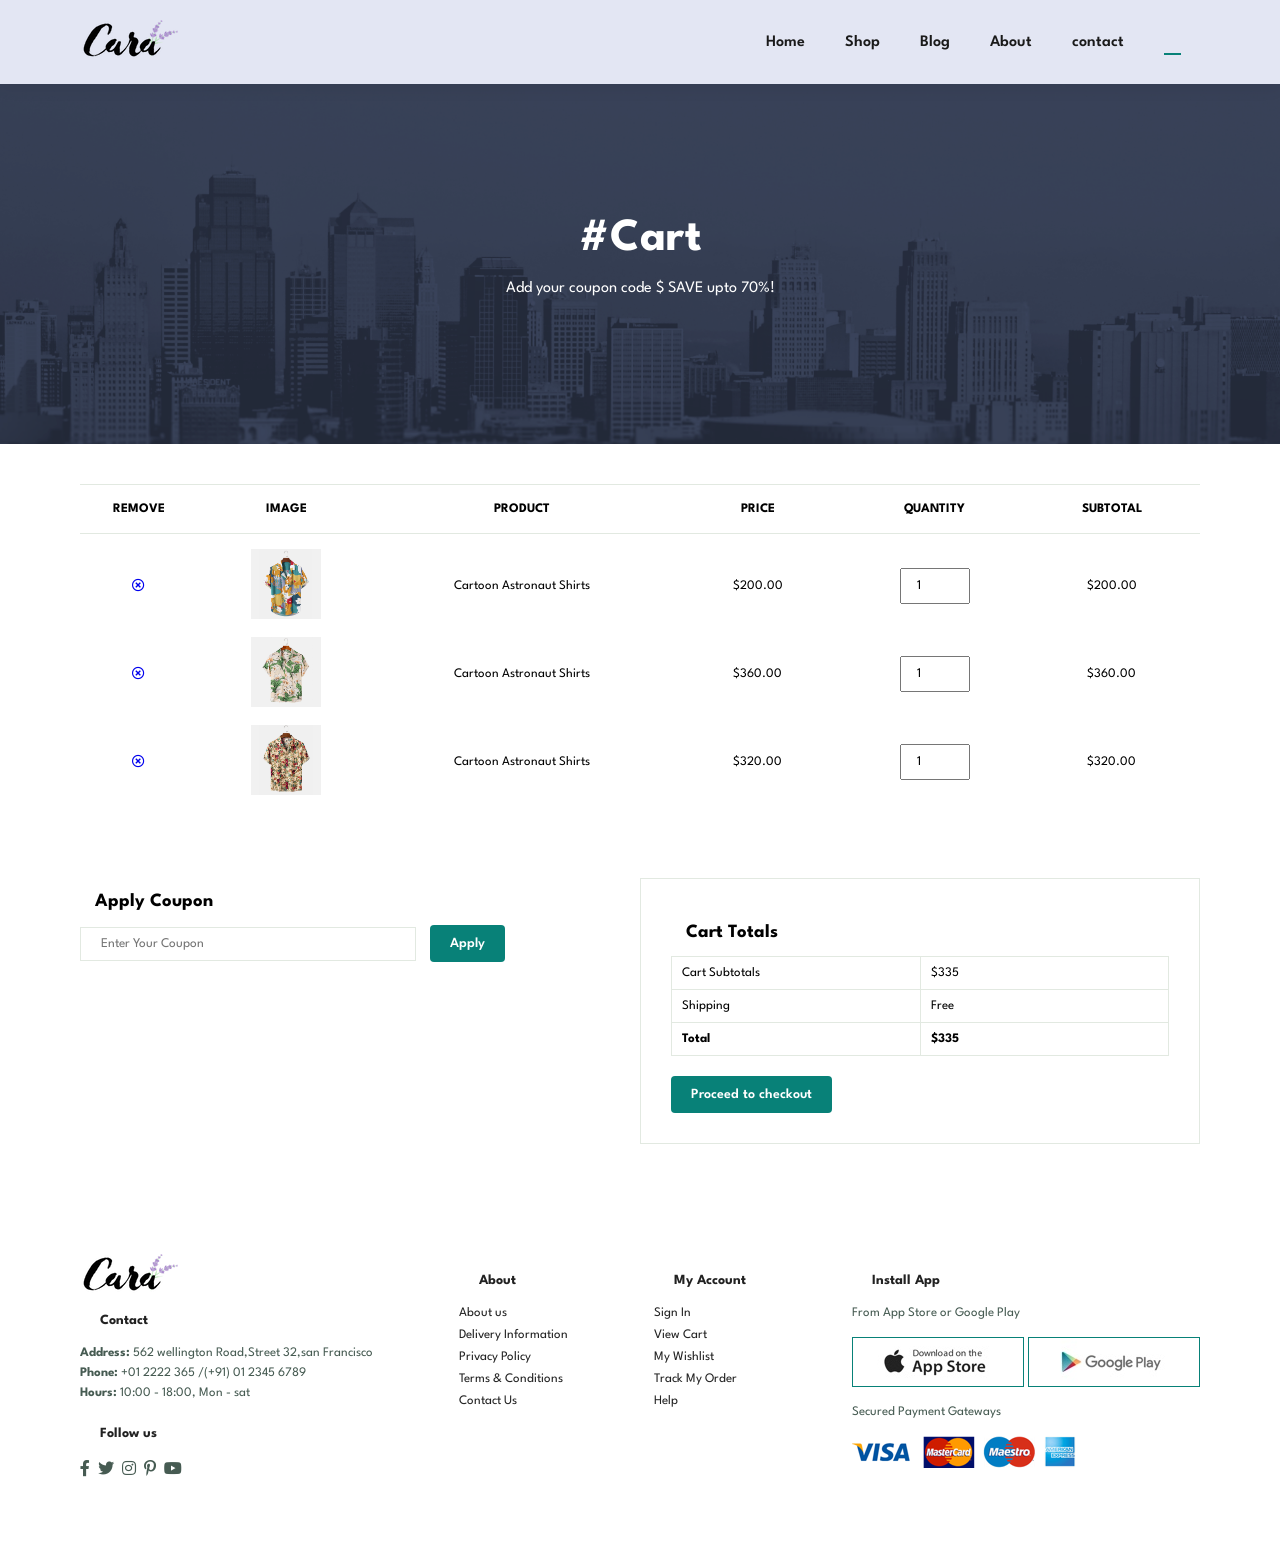
<file: cart.html>
<!DOCTYPE html>
<html lang="en">

<head>
    <meta charset="UTF-8">
    <meta http-equiv="X-UA-Compatible="IE=edge">
    <meta name="viewport" content="width=device-width, initial-scale=1.0">
    <title>Ecommerce Website</title>
    <link rel="stylesheet" href="https://pro.fontawesome.com/releases/v5.10.0/css/all.css" />

    <link rel="stylesheet" href="style.css">
</head>

<body>
   
    <section id="header">
        <a href="#"><img src="img/logo.png" class="logo" alt=""</a>

        <div>
            <ul id="navbar">
                <li><a href="index.html">Home</a></li>
                  <li><a href="Shop.html">Shop</a></li>
                    <li><a  href="Blog.html">Blog</a></li>
                      <li><a  href="About.html">About</a></li>
                        <li><a  href="Contact.html">contact</a></li>
                        <li id="lg-bag"><a class="active" href="cart.html"><i class="far fa-shopping-bag"></i></a></li>
                        <a href="#" id="close"><i class="far fa-times"></i></a>
            </ul>
        </div>

        <div id="mobile">
            <a href="cart.html"><i class="far fa-shopping-bag"></i></a>
            <i id="bar" class="fas fa-outdent"></i>

        </div>
    </section>

    <section id="page-header" class="about-header">
        <h2>#Cart</h2>
        <p>Add your coupon code $ SAVE upto 70%!</p>
    </section>

    <section id="cart" class="section-p1">
        <table width="100%">
            <thead>
                <tr>
                    <td>Remove</td>
                    <td>Image</td>
                    <td>Product</td>
                    <td>Price</td>
                    <td>Quantity</td>
                    <td>Subtotal</td>
                </tr>
            </thead>
            <tbody>
                <tr>
                    <td><a href="#"><i class="far fa-times-circle"></i></a></td>
                    <td><img src="img/products/f1.jpg" alt=""></td>
                    <td>Cartoon Astronaut Shirts</td>
                    <td>$200.00</td>
                    <td><input type="number" value="1"></td>
                    <td>$200.00</td>
                </tr>

                  <tr>
                    <td><a href="#"><i class="far fa-times-circle"></i></a></td>
                    <td><img src="img/products/f2.jpg" alt=""></td>
                    <td>Cartoon Astronaut Shirts</td>
                    <td>$360.00</td>
                    <td><input type="number" value="1"></td>
                    <td>$360.00</td>
                </tr>

                  <tr>
                    <td><a href="#"><i class="far fa-times-circle"></i></a></td>
                    <td><img src="img/products/f3.jpg" alt=""></td>
                    <td>Cartoon Astronaut Shirts</td>
                    <td>$320.00</td>
                    <td><input type="number" value="1"></td>
                    <td>$320.00</td>
                </tr>
            </tbody>
        </table>
    </section>

    <section id="cart-add" class="section-p1">
        <div id="coupon">
            <h3>Apply Coupon</h3>
            <div>
                <input type="text" placeholder="Enter Your Coupon">
                <button class="normal">Apply</button>
            </div>
        </div>

        <div id="subtotal">
            <h3>Cart Totals</h3>
            <table>
                <tr>
                    <td>Cart Subtotals</td>
                    <td>$335</td>
                </tr>
                <tr>
                    <td>Shipping</td>
                    <td>Free</td>
                </tr>
                <tr>
                    <td><strong>Total</strong></td>
                    <td><strong>$335</strong></td>
                </tr>
            </table>
            <button class="normal">Proceed to checkout</button>
        </div>
    </section>

    <footer class="section-p1">
        <div class="col">
            <img class="logo" src="img/logo.png" alt="">
            <h4>Contact</h4>
            <p><strong>Address:</strong> 562 wellington Road,Street 32,san Francisco</p>
            <p><strong>Phone:</strong> +01 2222 365 /(+91) 01 2345 6789</p>
            <p><strong>Hours:</strong> 10:00 - 18:00, Mon - sat</p>
            <div class="follow">
                <h4>Follow us</h4>
                <div class="icon">
                    <i class="fab fa-facebook-f"></i>
                    <i class="fab fa-twitter"></i>
                    <i class="fab fa-instagram"></i>
                    <i class="fab fa-pinterest-p"></i>
                    <i class="fab fa-youtube"></i>
                </div>
            </div>
        </div>

        <div class="col">
            <h4>About</h4>
            <a href="#">About us</a>
            <a href="#">Delivery Information</a>
            <a href="#">Privacy Policy</a>
            <a href="#">Terms & Conditions</a>
            <a href="#">Contact Us</a>
         </div>

           <div class="col">
            <h4>My Account</h4>
            <a href="#">Sign In</a>
            <a href="#">View Cart</a>
            <a href="#">My Wishlist</a>
            <a href="#">Track My Order</a>
            <a href="#">Help</a>
         </div>

         <div class="col install">
            <h4>Install App</h4>
            <p>From App Store or Google Play</p>
            <div class="row">
                <img src="img/pay/app.jpg" alt="">
                <img src="img/pay/play.jpg" alt="">
            </div>
           <p>Secured Payment Gateways</p>
           <img src="img/pay/pay.png" alt="">
         </div>  

    </footer>

    <script src="script.js"></script>
</body>

</html>
</file>
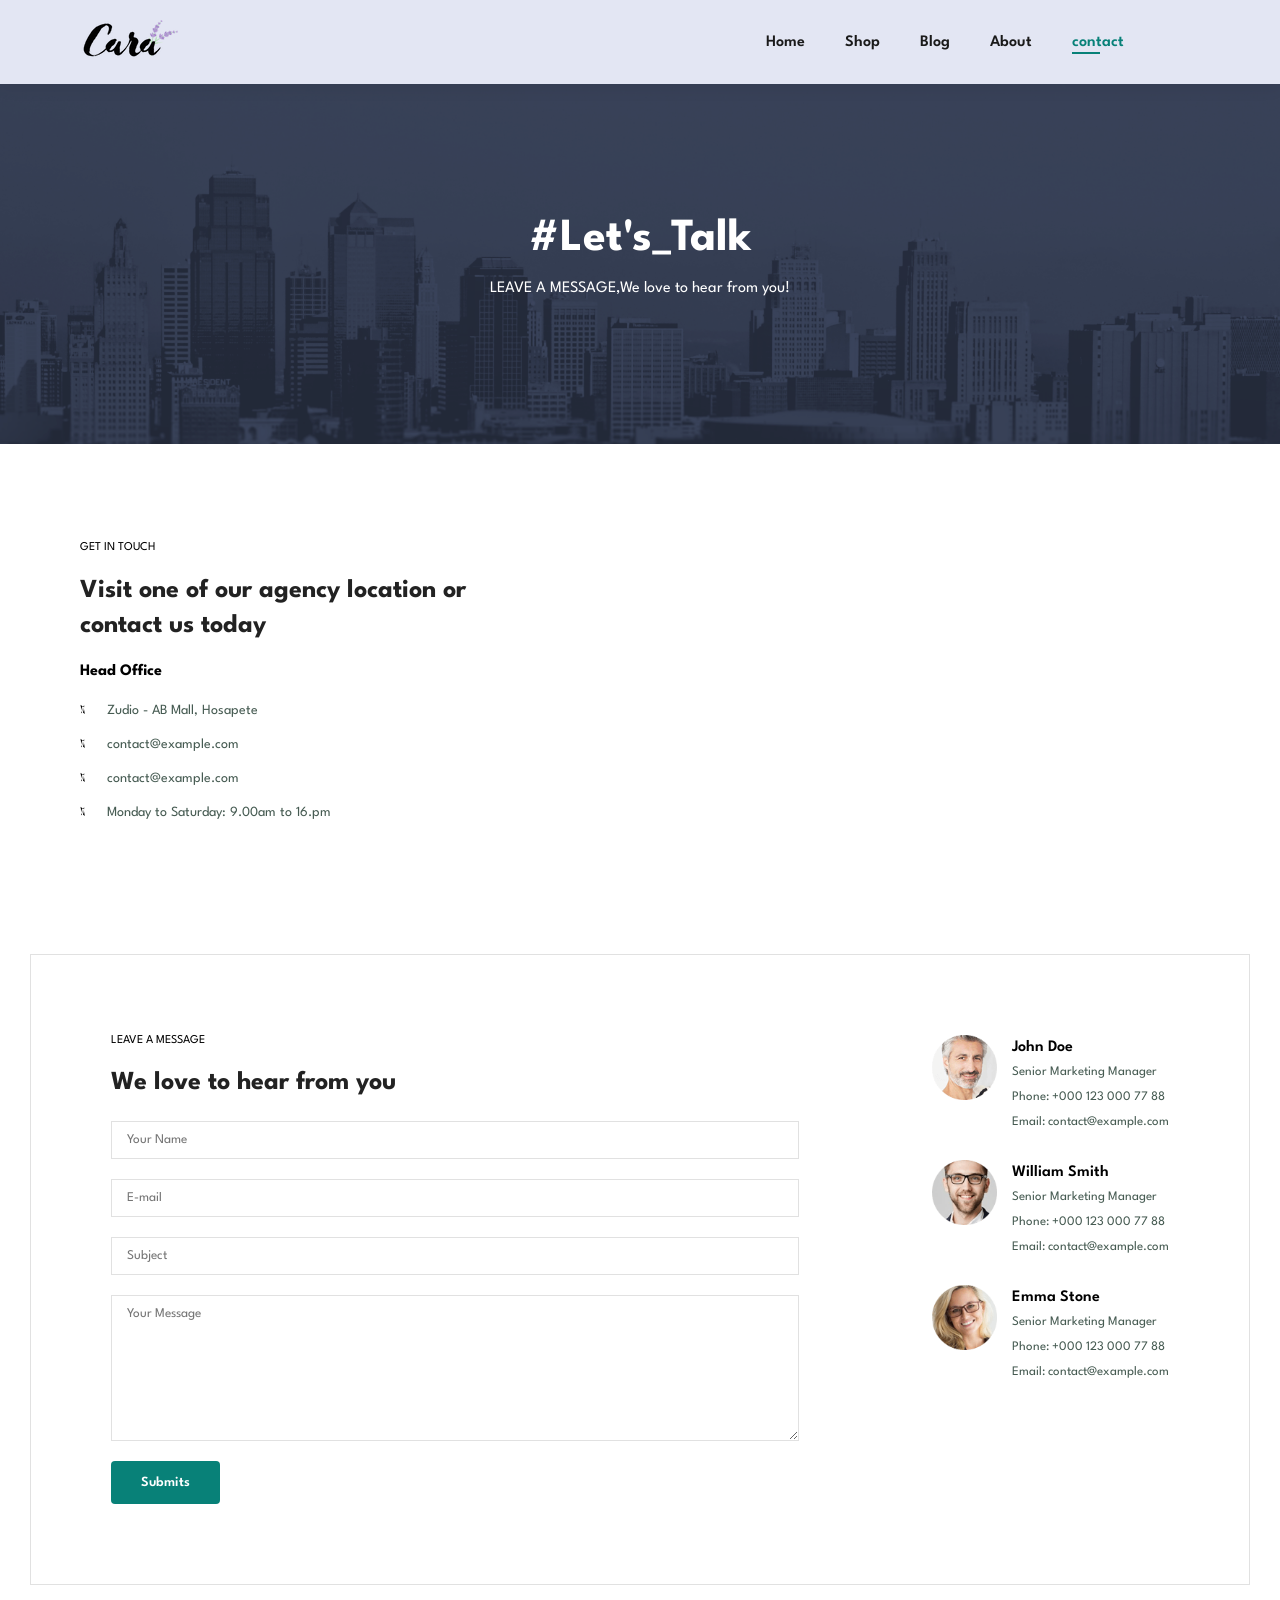
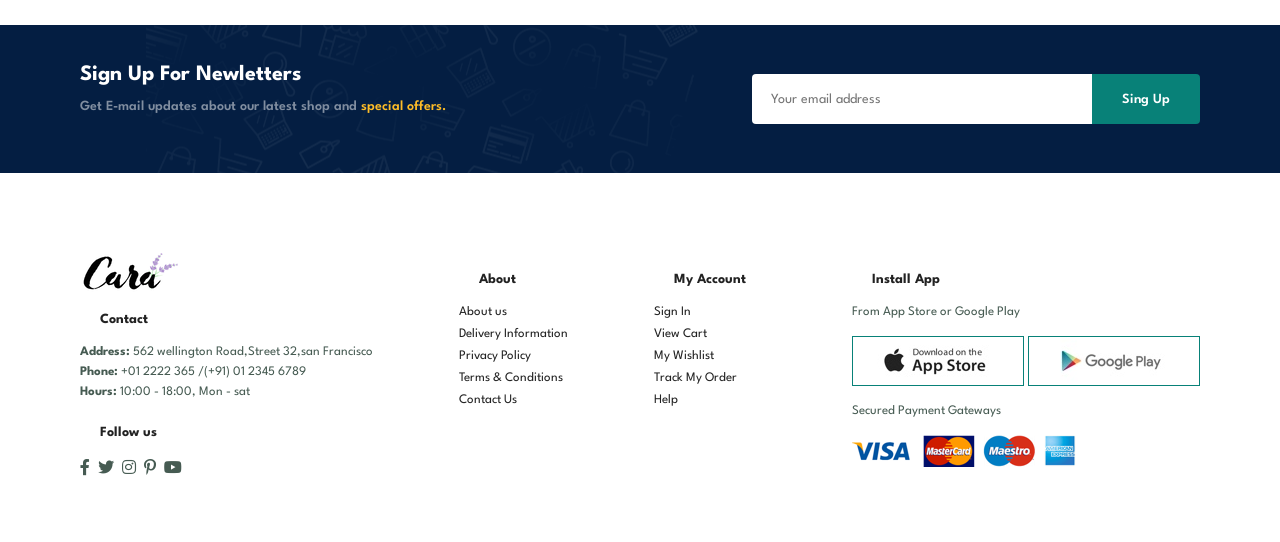
<file: contact.html>
<!DOCTYPE html>
<html lang="en">

<head>
    <meta charset="UTF-8">
    <meta http-equiv="X-UA-Compatible="IE=edge">
    <meta name="viewport" content="width=device-width, initial-scale=1.0">
    <title>Ecommerce Website</title>
    <link rel="stylesheet" href="https://pro.fontawesome.com/releases/v5.10.0/css/all.css" />

    <link rel="stylesheet" href="style.css">
</head>

<body>
   
    <section id="header">
        <a href="#"><img src="img/logo.png" class="logo" alt=""></a>

        <div>
            <ul id="navbar">
                <li><a href="index.html">Home</a></li>
                  <li><a href="Shop.html">Shop</a></li>
                    <li><a  href="Blog.html">Blog</a></li>
                      <li><a  href="About.html">About</a></li>
                        <li><a class="active" href="Contact.html">contact</a></li>
                        <li id="lg-bag"><a href="cart.html"><i class="far fa-shopping-bag"></i></a></li>
                        <a href="#" id="close"><i class="far fa-times"></i></a>
            </ul>
        </div>

        <div id="mobile">
            <a href="cart.html"><i class="far fa-shopping-bag"></i></a>
            <i id="bar" class="fas fa-outdent"></i>

        </div>
    </section>

    <section id="page-header" class="about-header">
        <h2>#Let's_Talk</h2>
        <p>LEAVE A MESSAGE,We love to hear from you!</p>
    </section>

    <section id="contact-details" class="section-p1">
        <div class="details">
            <span>GET IN TOUCH</span>
            <h2>Visit one of our agency location or contact us today</h2>
            <h3>Head Office</h3>
            <div>
                <li>
                    <i class="fal fa-map"></i>
                    <p>Zudio - AB Mall, Hosapete</p>
                </li>
                <li>
                    <i class="fal fa-envelope"></i>
                    <p>contact@example.com</p>
                </li>
                <li>
                    <i class="fal fa-phone-alt"></i>
                    <p>contact@example.com</p>
                </li>
                <li>
                    <i class="fal fa-clock"></i>
                    <p>Monday to Saturday: 9.00am to 16.pm</p>
                </li>
            </div>
        </div>

        <div class="map">
           <iframe src="https://www.google.com/maps/embed?pb=!1m18!1m12!1m3!1d25532.80638168937!2d76.
           35821734423887!3d15.264350898119451!2m3!1f0!2f0!3f0!3m2!1i1024!2i768!4f13.1!3m3!1m2!1s0x3bb9d70020634c3d%3A0xcc605afc55f520e8!2sZudio%20-%20AB%20Mall%2C%20Hosapete!5e0!3m2!1sen!2sin!4v1775816509576!5m2!1sen!2sin" width="600" 
           height="450" style="border:0;" allowfullscreen="" loading="lazy" referrerpolicy="no-referrer-when-downgrade"></iframe>
        </div>
    </section>

    <section id="form-details">
        <form action="">
            <span>LEAVE A MESSAGE</span>
            <h2>We love to hear from you</h2>
            <input type="text" placeholder="Your Name">
            <input type="text" placeholder="E-mail">
            <input type="text" placeholder="Subject">
            <textarea name="" id="" cols="30" rows="10" placeholder="Your Message"></textarea>
            <button class="normal">Submits</button>
        </form>

        <div class="people">
            <div>
                <img src="img/people/1.png" alt="">
                <p><span>John Doe</span> Senior Marketing Manager <br> Phone: +000 123
                000 77 88 <br> Email: contact@example.com</p>
            </div>

            <div>
                <img src="img/people/2.png" alt="">
                <p><span>William Smith</span> Senior Marketing Manager <br> Phone: +000 123
                000 77 88 <br> Email: contact@example.com</p>
            </div>

            <div>
                <img src="img/people/3.png" alt="">
                <p><span>Emma Stone</span> Senior Marketing Manager <br> Phone: +000 123
                000 77 88 <br> Email: contact@example.com</p>
            </div>
        </div>
    </section>

    <section id="newsletter" class="section-p1 section-m1">
        <div class="newstext">
            <h4>Sign Up For Newletters</h4>
            <p>Get E-mail updates about our latest shop and <span>special offers.</span></p>
        </div>
        <div class="form">
            <input type="text" placeholder="Your email address">
            <button class="normal">Sing Up</button>
        </div>
    </section>

    <footer class="section-p1">
        <div class="col">
            <img class="logo" src="img/logo.png" alt="">
            <h4>Contact</h4>
            <p><strong>Address:</strong> 562 wellington Road,Street 32,san Francisco</p>
            <p><strong>Phone:</strong> +01 2222 365 /(+91) 01 2345 6789</p>
            <p><strong>Hours:</strong> 10:00 - 18:00, Mon - sat</p>
            <div class="follow">
                <h4>Follow us</h4>
                <div class="icon">
                    <i class="fab fa-facebook-f"></i>
                    <i class="fab fa-twitter"></i>
                    <i class="fab fa-instagram"></i>
                    <i class="fab fa-pinterest-p"></i>
                    <i class="fab fa-youtube"></i>
                </div>
            </div>
        </div>

        <div class="col">
            <h4>About</h4>
            <a href="#">About us</a>
            <a href="#">Delivery Information</a>
            <a href="#">Privacy Policy</a>
            <a href="#">Terms & Conditions</a>
            <a href="#">Contact Us</a>
         </div>

           <div class="col">
            <h4>My Account</h4>
            <a href="#">Sign In</a>
            <a href="#">View Cart</a>
            <a href="#">My Wishlist</a>
            <a href="#">Track My Order</a>
            <a href="#">Help</a>
         </div>

         <div class="col install">
            <h4>Install App</h4>
            <p>From App Store or Google Play</p>
            <div class="row">
                <img src="img/pay/app.jpg" alt="">
                <img src="img/pay/play.jpg" alt="">
            </div>
           <p>Secured Payment Gateways</p>
           <img src="img/pay/pay.png" alt="">
         </div>  

    </footer>

    <script src="script.js"></script>
</body>

</html>
</file>
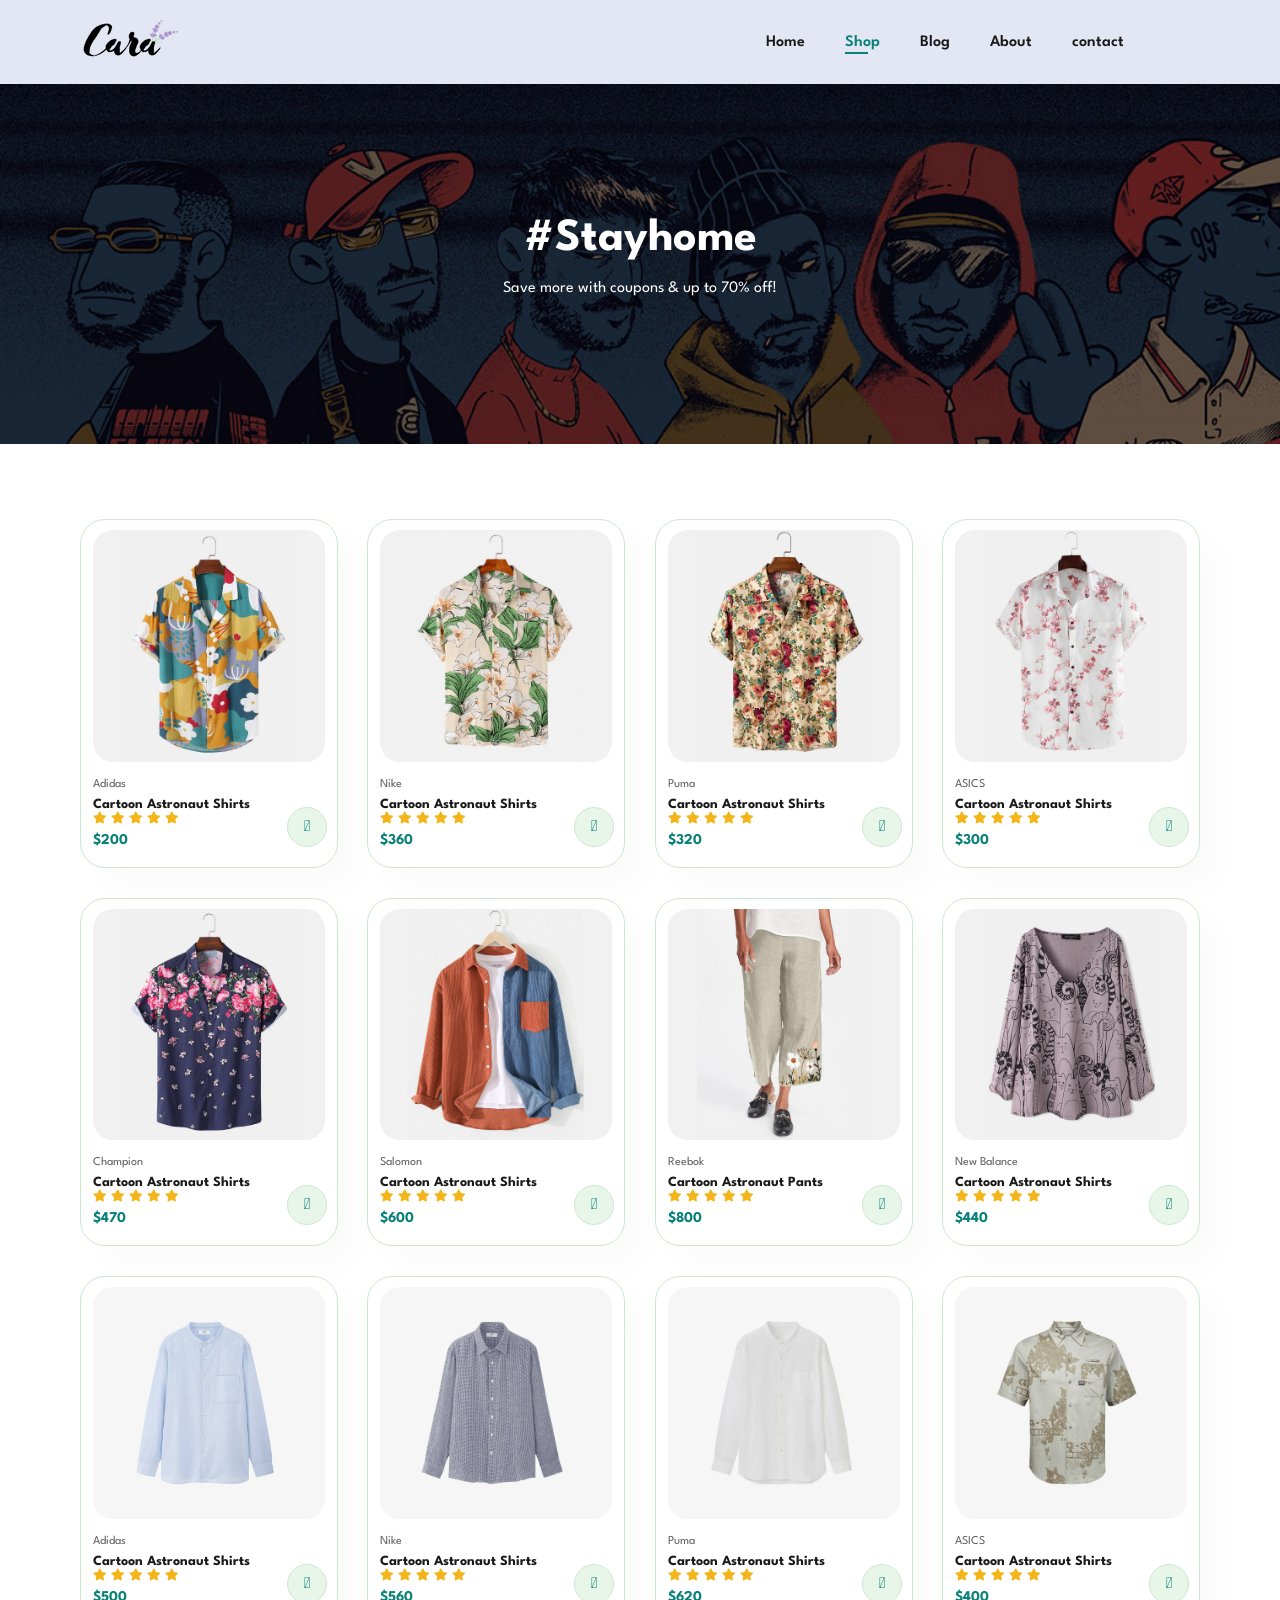
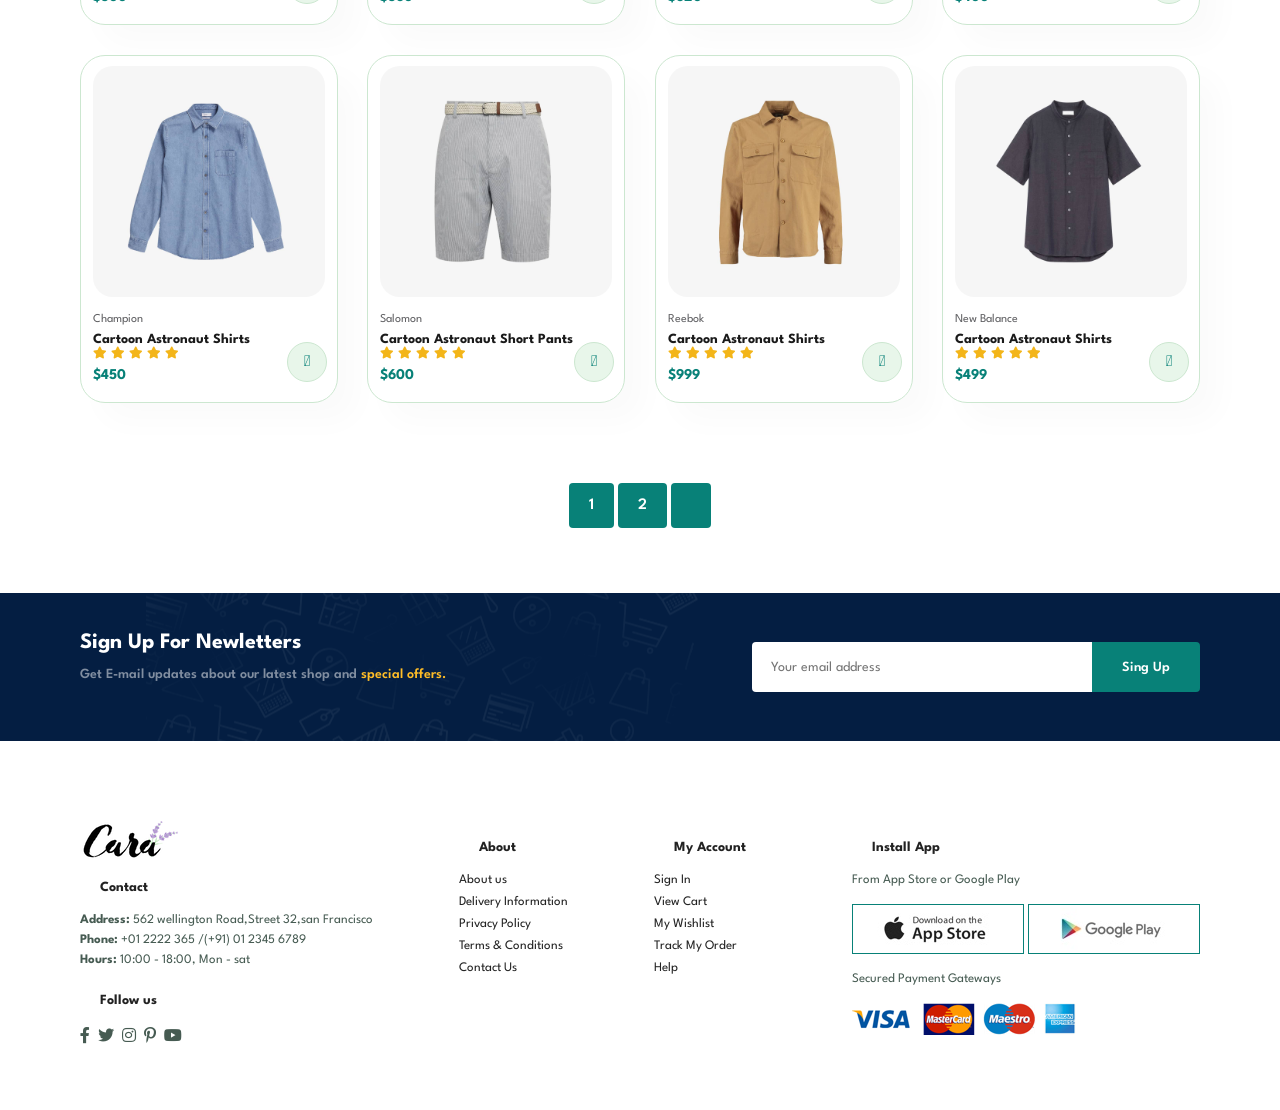
<file: shop.html>
<!DOCTYPE html>
<html lang="en">

<head>
    <meta charset="UTF-8">
    <meta http-equiv="X-UA-Compatible="IE=edge">
    <meta name="viewport" content="width=device-width, initial-scale=1.0">
    <title>Ecommerce Website</title>
    <link rel="stylesheet" href="https://pro.fontawesome.com/releases/v5.10.0/css/all.css" />

    <link rel="stylesheet" href="style.css">
</head>

<body>
   
    <section id="header">
        <a href="#"><img src="img/logo.png" class="logo" alt=""</a>

        <div>
            <ul id="navbar">
                <li><a href="index.html">Home</a></li>
                  <li><a class="active"  href="Shop.html">Shop</a></li>
                    <li><a href="Blog.html">Blog</a></li>
                      <li><a href="About.html">About</a></li>
                        <li><a href="Contact.html">contact</a></li>
                        <li id="lg-bag"><a href="cart.html"><i class="far fa-shopping-bag"></i></a></li>
                        <a href="#" id="close"><i class="far fa-times"></i></a>
            </ul>
        </div>

        <div id="mobile">
            <a href="cart.html"><i class="far fa-shopping-bag"></i></a>
            <i id="bar" class="fas fa-outdent"></i>

        </div>
    </section>

    <section id="page-header">
        <h2>#Stayhome</h2>
        <p>Save more with coupons & up to 70% off! </p>
    </section>

    <section id="Product1" class="section-p1">
         <div class="pro-container">
            <div class="pro" onclick="window.location.href='Sproduct.html';">
                <img src="img/products/f1.jpg" alt="">
                <div class="des">
                    <span>Adidas</span>
                    <h5>Cartoon Astronaut Shirts</h5>
                    <div class="star">
                        <i class="fas fa-star"></i>
                        <i class="fas fa-star"></i>
                        <i class="fas fa-star"></i>
                        <i class="fas fa-star"></i>
                        <i class="fas fa-star"></i>
                    </div>
                    <h4>$200</h4>
                </div>
                <a href="#"><i class="fal fa-shopping-cart cart "></i></a>
            </div>

             <div class="pro">
                <img src="img/products/f2.jpg" alt="">
                <div class="des">
                    <span>Nike</span>
                    <h5>Cartoon Astronaut Shirts</h5>
                    <div class="star">
                        <i class="fas fa-star"></i>
                        <i class="fas fa-star"></i>
                        <i class="fas fa-star"></i>
                        <i class="fas fa-star"></i>
                        <i class="fas fa-star"></i>
                    </div>
                    <h4>$360</h4>
                </div>
                <a href="#"><i class="fal fa-shopping-cart cart "></i></a>
            </div>

             <div class="pro">
                <img src="img/products/f3.jpg" alt="">
                <div class="des">
                    <span>Puma</span>
                    <h5>Cartoon Astronaut Shirts</h5>
                    <div class="star">
                        <i class="fas fa-star"></i>
                        <i class="fas fa-star"></i>
                        <i class="fas fa-star"></i>
                        <i class="fas fa-star"></i>
                        <i class="fas fa-star"></i>
                    </div>
                    <h4>$320</h4>
                </div>
                <a href="#"><i class="fal fa-shopping-cart cart "></i></a>
            </div>

             <div class="pro">
                <img src="img/products/f4.jpg" alt="">
                <div class="des">
                    <span>ASICS</span>
                    <h5>Cartoon Astronaut Shirts</h5>
                    <div class="star">
                        <i class="fas fa-star"></i>
                        <i class="fas fa-star"></i>
                        <i class="fas fa-star"></i>
                        <i class="fas fa-star"></i>
                        <i class="fas fa-star"></i>
                    </div>
                    <h4>$300</h4>
                </div>
                <a href="#"><i class="fal fa-shopping-cart cart "></i></a>
            </div>

             <div class="pro">
                <img src="img/products/f5.jpg" alt="">
                <div class="des">
                    <span>Champion</span>
                    <h5>Cartoon Astronaut Shirts</h5>
                    <div class="star">
                        <i class="fas fa-star"></i>
                        <i class="fas fa-star"></i>
                        <i class="fas fa-star"></i>
                        <i class="fas fa-star"></i>
                        <i class="fas fa-star"></i>
                    </div>
                    <h4>$470</h4>
                </div>
                <a href="#"><i class="fal fa-shopping-cart cart "></i></a>
            </div>

             <div class="pro">
                <img src="img/products/f6.jpg" alt="">
                <div class="des">
                    <span>Salomon</span>
                    <h5>Cartoon Astronaut Shirts</h5>
                    <div class="star">
                        <i class="fas fa-star"></i>
                        <i class="fas fa-star"></i>
                        <i class="fas fa-star"></i>
                        <i class="fas fa-star"></i>
                        <i class="fas fa-star"></i>
                    </div>
                    <h4>$600</h4>
                </div>
                <a href="#"><i class="fal fa-shopping-cart cart "></i></a>
            </div>

             <div class="pro">
                <img src="img/products/f7.jpg" alt="">
                <div class="des">
                    <span>Reebok</span>
                    <h5>Cartoon Astronaut Pants</h5>
                    <div class="star">
                        <i class="fas fa-star"></i>
                        <i class="fas fa-star"></i>
                        <i class="fas fa-star"></i>
                        <i class="fas fa-star"></i>
                        <i class="fas fa-star"></i>
                    </div>
                    <h4>$800</h4>
                </div>
                <a href="#"><i class="fal fa-shopping-cart cart "></i></a>
            </div>

             <div class="pro">
                <img src="img/products/f8.jpg" alt="">
                <div class="des">
                    <span>New Balance</span>
                    <h5>Cartoon Astronaut Shirts</h5>
                    <div class="star">
                        <i class="fas fa-star"></i>
                        <i class="fas fa-star"></i>
                        <i class="fas fa-star"></i>
                        <i class="fas fa-star"></i>
                        <i class="fas fa-star"></i>
                    </div>
                    <h4>$440</h4>
                </div>
                <a href="#"><i class="fal fa-shopping-cart cart "></i></a>
            </div>
       
            <div class="pro">
                <img src="img/products/n1.jpg" alt="">
                <div class="des">
                    <span>Adidas</span>
                    <h5>Cartoon Astronaut Shirts</h5>
                    <div class="star">
                        <i class="fas fa-star"></i>
                        <i class="fas fa-star"></i>
                        <i class="fas fa-star"></i>
                        <i class="fas fa-star"></i>
                        <i class="fas fa-star"></i>
                    </div>
                    <h4>$500</h4>
                </div>
                <a href="#"><i class="fal fa-shopping-cart cart "></i></a>
            </div>

             <div class="pro">
                <img src="img/products/n2.jpg" alt="">
                <div class="des">
                    <span>Nike</span>
                    <h5>Cartoon Astronaut Shirts</h5>
                    <div class="star">
                        <i class="fas fa-star"></i>
                        <i class="fas fa-star"></i>
                        <i class="fas fa-star"></i>
                        <i class="fas fa-star"></i>
                        <i class="fas fa-star"></i>
                    </div>
                    <h4>$560</h4>
                </div>
                <a href="#"><i class="fal fa-shopping-cart cart "></i></a>
            </div>

             <div class="pro">
                <img src="img/products/n3.jpg" alt="">
                <div class="des">
                    <span>Puma</span>
                    <h5>Cartoon Astronaut Shirts</h5>
                    <div class="star">
                        <i class="fas fa-star"></i>
                        <i class="fas fa-star"></i>
                        <i class="fas fa-star"></i>
                        <i class="fas fa-star"></i>
                        <i class="fas fa-star"></i>
                    </div>
                    <h4>$620</h4>
                </div>
                <a href="#"><i class="fal fa-shopping-cart cart "></i></a>
            </div>

             <div class="pro">
                <img src="img/products/n4.jpg" alt="">
                <div class="des">
                    <span>ASICS</span>
                    <h5>Cartoon Astronaut Shirts</h5>
                    <div class="star">
                        <i class="fas fa-star"></i>
                        <i class="fas fa-star"></i>
                        <i class="fas fa-star"></i>
                        <i class="fas fa-star"></i>
                        <i class="fas fa-star"></i>
                    </div>
                    <h4>$400</h4>
                </div>
                <a href="#"><i class="fal fa-shopping-cart cart "></i></a>
            </div>

             <div class="pro">
                <img src="img/products/n5.jpg" alt="">
                <div class="des">
                    <span>Champion</span>
                    <h5>Cartoon Astronaut Shirts</h5>
                    <div class="star">
                        <i class="fas fa-star"></i>
                        <i class="fas fa-star"></i>
                        <i class="fas fa-star"></i>
                        <i class="fas fa-star"></i>
                        <i class="fas fa-star"></i>
                    </div>
                    <h4>$450</h4>
                </div>
                <a href="#"><i class="fal fa-shopping-cart cart "></i></a>
            </div>

             <div class="pro">
                <img src="img/products/n6.jpg" alt="">
                <div class="des">
                    <span>Salomon</span>
                    <h5>Cartoon Astronaut Short Pants</h5>
                    <div class="star">
                        <i class="fas fa-star"></i>
                        <i class="fas fa-star"></i>
                        <i class="fas fa-star"></i>
                        <i class="fas fa-star"></i>
                        <i class="fas fa-star"></i>
                    </div>
                    <h4>$600</h4>
                </div>
                <a href="#"><i class="fal fa-shopping-cart cart "></i></a>
            </div>

             <div class="pro">
                <img src="img/products/n7.jpg" alt="">
                <div class="des">
                    <span>Reebok</span>
                    <h5>Cartoon Astronaut Shirts</h5>
                    <div class="star">
                        <i class="fas fa-star"></i>
                        <i class="fas fa-star"></i>
                        <i class="fas fa-star"></i>
                        <i class="fas fa-star"></i>
                        <i class="fas fa-star"></i>
                    </div>
                    <h4>$999</h4>
                </div>
                <a href="#"><i class="fal fa-shopping-cart cart "></i></a>
            </div>

             <div class="pro">
                <img src="img/products/n8.jpg" alt="">
                <div class="des">
                    <span>New Balance</span>
                    <h5>Cartoon Astronaut Shirts</h5>
                    <div class="star">
                        <i class="fas fa-star"></i>
                        <i class="fas fa-star"></i>
                        <i class="fas fa-star"></i>
                        <i class="fas fa-star"></i>
                        <i class="fas fa-star"></i>
                    </div>
                    <h4>$499</h4>
                </div>
                <a href="#"><i class="fal fa-shopping-cart cart "></i></a>
            </div>
        </div>
    </section>

    <section id="pagination" class="section-p1">
        <a href="#">1</a>
        <a href="#">2</a>
        <a href="#"><i class="fal fa-long-arrow-right"></i></a>
    </section>

    <section id="newsletter" class="section-p1 section-m1">
        <div class="newstext">
            <h4>Sign Up For Newletters</h4>
            <p>Get E-mail updates about our latest shop and <span>special offers.</span></p>
        </div>
        <div class="form">
            <input type="text" placeholder="Your email address">
            <button class="normal">Sing Up</button>
        </div>
    </section>

    <footer class="section-p1">
        <div class="col">
            <img class="logo" src="img/logo.png" alt="">
            <h4>Contact</h4>
            <p><strong>Address:</strong> 562 wellington Road,Street 32,san Francisco</p>
            <p><strong>Phone:</strong> +01 2222 365 /(+91) 01 2345 6789</p>
            <p><strong>Hours:</strong> 10:00 - 18:00, Mon - sat</p>
            <div class="follow">
                <h4>Follow us</h4>
                <div class="icon">
                    <i class="fab fa-facebook-f"></i>
                    <i class="fab fa-twitter"></i>
                    <i class="fab fa-instagram"></i>
                    <i class="fab fa-pinterest-p"></i>
                    <i class="fab fa-youtube"></i>
                </div>
            </div>
        </div>

        <div class="col">
            <h4>About</h4>
            <a href="#">About us</a>
            <a href="#">Delivery Information</a>
            <a href="#">Privacy Policy</a>
            <a href="#">Terms & Conditions</a>
            <a href="#">Contact Us</a>
         </div>

           <div class="col">
            <h4>My Account</h4>
            <a href="#">Sign In</a>
            <a href="#">View Cart</a>
            <a href="#">My Wishlist</a>
            <a href="#">Track My Order</a>
            <a href="#">Help</a>
         </div>

         <div class="col install">
            <h4>Install App</h4>
            <p>From App Store or Google Play</p>
            <div class="row">
                <img src="img/pay/app.jpg" alt="">
                <img src="img/pay/play.jpg" alt="">
            </div>
           <p>Secured Payment Gateways</p>
           <img src="img/pay/pay.png" alt="">
         </div>  

     </footer>

    <script src="script.js"></script>
</body>

</html>
</file>
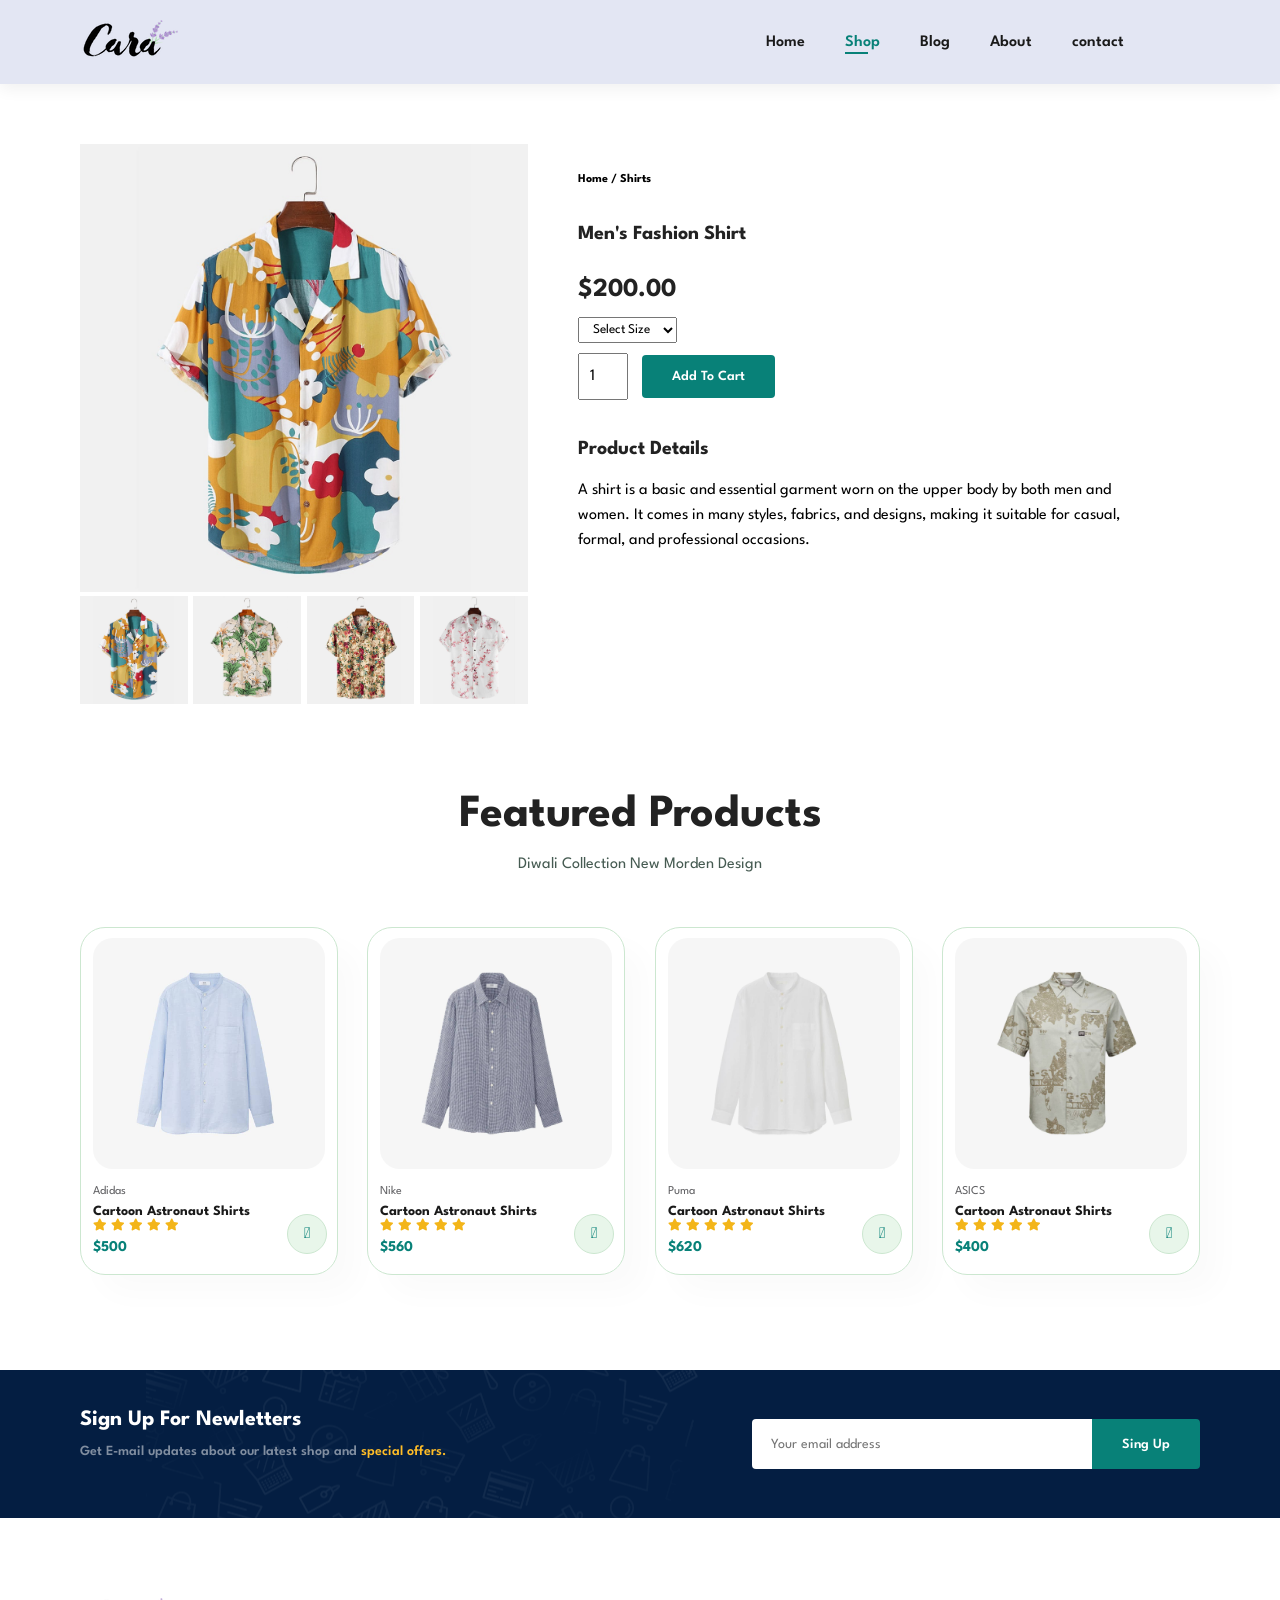
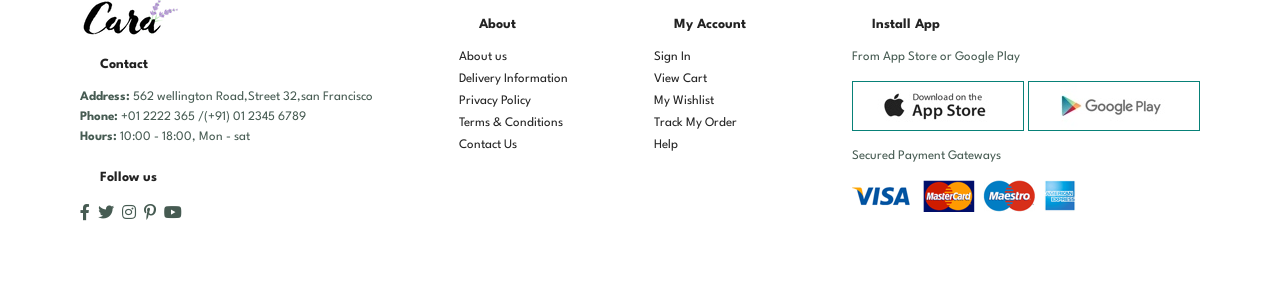
<file: Sproduct.html>
<!DOCTYPE html>
<html lang="en">

<head>
    <meta charset="UTF-8">
    <meta http-equiv="X-UA-Compatible="IE=edge">
    <meta name="viewport" content="width=device-width, initial-scale=1.0">
    <title>Ecommerce Website</title>
    <link rel="stylesheet" href="https://pro.fontawesome.com/releases/v5.10.0/css/all.css" />

    <link rel="stylesheet" href="style.css">
</head>

<body>
   
    <section id="header">
        <a href="#"><img src="img/logo.png" class="logo" alt=""</a>

        <div>
            <ul id="navbar">
                <li><a href="index.html">Home</a></li>
                  <li><a class="active"  href="Shop.html">Shop</a></li>
                    <li><a href="Blog.html">Blog</a></li>
                      <li><a href="About.html">About</a></li>
                        <li><a href="Contact.html">contact</a></li>
                        <li id="lg-bag"><a href="cart.html"><i class="far fa-shopping-bag"></i></a></li>
                        <a href="#" id="close"><i class="far fa-times"></i></a>
            </ul>
        </div>

        <div id="mobile">
            <a href="cart.html"><i class="far fa-shopping-bag"></i></a>
            <i id="bar" class="fas fa-outdent"></i>

        </div>
    </section>

    <section id="prodetails" class="section-p1">
        <div class="single-pro-image">
         <img src="img/products/f1.jpg" width="100%" id="MainImg" alt="">

        <div class="small-img-group">
           <div class="small-img-col">
            <img src="img/products/f1.jpg" width="100%" class="small-img" alt="">
           </div>

            <div class="small-img-col">
            <img src="img/products/f2.jpg" width="100%" class="small-img" alt="">
           </div>

            <div class="small-img-col">
            <img src="img/products/f3.jpg" width="100%" class="small-img" alt="">
           </div>

            <div class="small-img-col">
            <img src="img/products/f4.jpg" width="100%" class="small-img" alt="">
           </div>

          </div>
        </div>

        <div class="single-pro-details">
            <h6>Home / Shirts</h6>
            <h4>Men's Fashion Shirt</h4>
            <h2>$200.00</h2>
            <select>
                <option>Select Size</option>
                <option>S</option>
                <option>M</option>
                <option>L</option>
                <option>XL</option>
                <option>XXL</option>
            </select>
            <input type="number" value="1">
            <button class="normal">Add To Cart</button>
            <h4>Product Details</h4>
            <span>A shirt is a basic and essential garment worn on the upper body by both men and women. It comes in many styles, fabrics, and designs, making it suitable for casual, formal, and professional occasions.</span>
        </div>
    </section>

    <section id="Product1"class="section-p1">
        <h2>Featured Products</h2>
        <p>Diwali Collection New Morden Design</p>
        <div class="pro-container">
            <div class="pro">
                <img src="img/products/n1.jpg" alt="">
                <div class="des">
                    <span>Adidas</span>
                    <h5>Cartoon Astronaut Shirts</h5>
                    <div class="star">
                        <i class="fas fa-star"></i>
                        <i class="fas fa-star"></i>
                        <i class="fas fa-star"></i>
                        <i class="fas fa-star"></i>
                        <i class="fas fa-star"></i>
                    </div>
                    <h4>$500</h4>
                </div>
                <a href="#"><i class="fal fa-shopping-cart cart "></i></a>
            </div>

             <div class="pro">
                <img src="img/products/n2.jpg" alt="">
                <div class="des">
                    <span>Nike</span>
                    <h5>Cartoon Astronaut Shirts</h5>
                    <div class="star">
                        <i class="fas fa-star"></i>
                        <i class="fas fa-star"></i>
                        <i class="fas fa-star"></i>
                        <i class="fas fa-star"></i>
                        <i class="fas fa-star"></i>
                    </div>
                    <h4>$560</h4>
                </div>
                <a href="#"><i class="fal fa-shopping-cart cart "></i></a>
            </div>

             <div class="pro">
                <img src="img/products/n3.jpg" alt="">
                <div class="des">
                    <span>Puma</span>
                    <h5>Cartoon Astronaut Shirts</h5>
                    <div class="star">
                        <i class="fas fa-star"></i>
                        <i class="fas fa-star"></i>
                        <i class="fas fa-star"></i>
                        <i class="fas fa-star"></i>
                        <i class="fas fa-star"></i>
                    </div>
                    <h4>$620</h4>
                </div>
                <a href="#"><i class="fal fa-shopping-cart cart "></i></a>
            </div>

             <div class="pro">
                <img src="img/products/n4.jpg" alt="">
                <div class="des">
                    <span>ASICS</span>
                    <h5>Cartoon Astronaut Shirts</h5>
                    <div class="star">
                        <i class="fas fa-star"></i>
                        <i class="fas fa-star"></i>
                        <i class="fas fa-star"></i>
                        <i class="fas fa-star"></i>
                        <i class="fas fa-star"></i>
                    </div>
                    <h4>$400</h4>
                </div>
                <a href="#"><i class="fal fa-shopping-cart cart "></i></a>
            </div>
        </div>
    </section>

    <section id="newsletter" class="section-p1 section-m1">
        <div class="newstext">
            <h4>Sign Up For Newletters</h4>
            <p>Get E-mail updates about our latest shop and <span>special offers.</span></p>
        </div>
        <div class="form">
            <input type="text" placeholder="Your email address">
            <button class="normal">Sing Up</button>
        </div>
    </section>

    <footer class="section-p1">
        <div class="col">
            <img class="logo" src="img/logo.png" alt="">
            <h4>Contact</h4>
            <p><strong>Address:</strong> 562 wellington Road,Street 32,san Francisco</p>
            <p><strong>Phone:</strong> +01 2222 365 /(+91) 01 2345 6789</p>
            <p><strong>Hours:</strong> 10:00 - 18:00, Mon - sat</p>
            <div class="follow">
                <h4>Follow us</h4>
                <div class="icon">
                    <i class="fab fa-facebook-f"></i>
                    <i class="fab fa-twitter"></i>
                    <i class="fab fa-instagram"></i>
                    <i class="fab fa-pinterest-p"></i>
                    <i class="fab fa-youtube"></i>
                </div>
            </div>
        </div>

        <div class="col">
            <h4>About</h4>
            <a href="#">About us</a>
            <a href="#">Delivery Information</a>
            <a href="#">Privacy Policy</a>
            <a href="#">Terms & Conditions</a>
            <a href="#">Contact Us</a>
         </div>

           <div class="col">
            <h4>My Account</h4>
            <a href="#">Sign In</a>
            <a href="#">View Cart</a>
            <a href="#">My Wishlist</a>
            <a href="#">Track My Order</a>
            <a href="#">Help</a>
         </div>

         <div class="col install">
            <h4>Install App</h4>
            <p>From App Store or Google Play</p>
            <div class="row">
                <img src="img/pay/app.jpg" alt="">
                <img src="img/pay/play.jpg" alt="">
            </div>
           <p>Secured Payment Gateways</p>
           <img src="img/pay/pay.png" alt="">
         </div>  

     </footer>

    
     <script>
        var MainImg =document.getElementById("MainImg");
        var smallimg = document.getElementsByClassName("small-img");

        smallimg[0].onclick = function(){
            MainImg.src = smallimg[0].src;
        }
        smallimg[1].onclick = function(){
            MainImg.src = smallimg[1].src;
        }
        smallimg[2].onclick = function(){
            MainImg.src = smallimg[2].src;
        }
          smallimg[3].onclick = function(){
            MainImg.src = smallimg[3].src;
        }
     </script>

    <script src="script.js"></script>
</body>

</html>
</file>
<file: style.css>
@import url("https://fonts.googleapis.com/css2?family=Spartan:wght@100;200;300;400;500;600;700;800;900&display=swap");
*{
    margin: 0;
    padding: 0;
    box-sizing: border-box;
    font-family: 'Spartan', sans-serif;
}

h1{
    font-size: 50px;
    line-height: 64px;
    color: #222;
}

h2{
   font-size: 46px;
   line-height: 54px;
   color: #222;
}

h4{
   font-size: 20px;
   color: #222;
}

h6{
    font-weight: 700;
    font-size: 12px;
}

P{
  font-size: 16px;
  color: #465b52;
  margin: 15px 0 20px 0;
}

.section-p1{
    padding: 40px 80px;
}

.section-m1{
    margin: 40px 0;
}

button.normal{
    font-size: 14px;
    font-weight: 600;
    padding: 15px 30px;
    color: #000;
    background-color: #fff;
    border-radius: 4px;
    cursor: pointer;
    border: none;
    outline: none;
    transition: 0.2s;
}

button.white{
    font-size: 13px;
    font-weight: 600;
    padding: 11px 18px;
    color: #fff;
    background-color: transparent;
    cursor: pointer;
    border: 1px solid #fff;
    outline: none;
    transition: 0.2s;
}

body{
    width: 100%;
}


/* Header Start */

#header{
    display: flex;
    align-items: center;
    justify-content: space-between;
    padding: 20px 80px;
    background: #e3e6f3;
    box-shadow: 0 5px 15px rgba(0, 0, 0, 0.06);
    z-index: 999;
    position: sticky;
    top: 0;
    left: 0;
}

#navbar{
    display: flex;
    align-items: center;
    justify-content: center;
}

#navbar li{
    list-style: none;
    padding: 0 20px;
    position: relative;
}

#navbar li a{
     text-decoration: none;
     font-size: 16px;
     font-weight: 600;
     color: #1a1a1a;
     transition: 0.3s ease ;
}

#navbar li a:hover,
#navbar li a.active {
    color: #088178;

}

#navbar li a.active::after,
#navbar li a:hover::after {
    content: "";
    width: 30%;
    height: 2px;
    background: #088178;
    position: absolute;
    bottom: -4px;
    left: 20px;
}

#mobile{
    display: none;
    align-items: centers;
}

#close {
    display: none;
}


/* Home Page */
#hero{
    background-image: url("img/hero4.jpg");
    height: 90vh;
    width: 100%;
    background-size: cover;
    background-position: top 25% right 0;
    padding: 0 80px;
    display: flex;
    flex-direction: column;
    align-items: flex-start;
    justify-content: center;
}
#hero h4{
    padding-bottom: 15px;
}
#hero h1{
    color:#088178;
}

#hero button{
    background-image: url("img/button.png");
    background-color: transparent;
    color: #088178;
    border: 0;
    padding: 14px 80px 14px 65px;
    background-repeat: no-repeat;
    cursor:  pointer;
    font-weight: 700;
    font-size: 15px;
}

#feature {
    display: flex;
    align-items: center;
    justify-content: space-between;
    flex-wrap: wrap;
}

#feature .fe-box{
    width: 180px;
    text-align: center;
    padding: 25px 15px;
    box-shadow: 20px 20px 34px rgba(0, 0, 0, 0.03);
    border: 1px solid #cce7d0;
    border-radius: 4px;
    margin: 15px 0;
}

#feature .fe-box:hover{
     box-shadow: 20px 10px 54px rgba(70, 62, 221, 0.1);
}

#feature .fe-box img{
    width: 100%;
    margin-bottom: 10px;
}

#feature .fe-box h6{
    display: inline-block;
    padding: 9px 8px 6px 8px;
    line-height: 1;
    border-radius: 4px;
    color: #088178;
    background-color: #fddde4;
}

#feature .fe-box:nth-child(2) h6{
    background-color: #cdebbc;
}

#feature .fe-box:nth-child(3) h6{
    background-color: #d1e8f2;
}

#feature .fe-box:nth-child(4) h6{
    background-color: #cdd4f8;
}

#feature .fe-box:nth-child(5) h6{
    background-color: #f6dbf6;
}

#feature .fe-box:nth-child(6) h6{
    background-color: #fff2e5;
}

#Product1{
    text-align: center;
}

#Product1 .pro-container{
    display: flex;
    justify-content: space-between;
    padding-top: 20px;
    flex-wrap: wrap;
}


#Product1 .pro{
    width: 23%;
    min-width: 250px;
    padding: 10px 12px;
    border: 1px solid #cce7d0;
    border-radius: 25px;
    cursor: pointer;
    box-shadow: 20px 20px 30px rgba(0, 0, 0, 0.02);
    margin: 15px 0;
    transition: 0.2s ease;
    position: relative;
}

#Product1 .pro:hover{
    box-shadow: 20px 20px 30px rgba(0, 0, 0, 0.06);

}

#Product1 .pro img{
    width: 100%;
    border-radius: 20px;
}


#Product1 .pro .des{
    text-align: start;
    padding: 10px 0;
}

#Product1 .pro .des span{
    color: #606063;
    font-size: 12px;
}

#Product1 .pro .des h5{
    padding-top: 7px;
    color: #1a1a1a;
    font-size: 14px;
}

#Product1 .pro .des i{
    font-size: 12px;
    color:rgb(243,181,25);
}


#Product1 .pro .des h4{
    padding-top: 7px;
    font-size: 15px;
    font-weight: 700;   
    color: #088178;
}

#Product1 .pro .cart{
    width: 40px;
    height: 40px;
    line-height: 40px;
    border-radius: 50px;
    background-color: #e8f6ea;
    font-weight: 500;
    color: #088178;
    border: 1px solid #cce7d0;
    position: absolute;
    bottom: 20px;
    right: 10px;
}

#banner{
    display: flex;
    flex-direction: column;
    justify-content: center;
    align-items: center;
    text-align: center;
    background-image: url("img/banner/b2.jpg");
    width: 100%;
    height: 40vh;
    background-size: cover;
    background-position: center;
}
#banner h4{
    color: #fff;
    font-size: 16px;
}

#banner h2{
    color: #fff;
    font-size: 30px;
    padding: 10px 0;
}

#banner h2 span{
    color: #ef3636;
}

#banner button:hover{
    background: #088178;
    color: #fff;
}


#sm-banner{
    display: flex;
    justify-content: space-between;
    flex-wrap: wrap;
}

#sm-banner .banner-box {
     display: flex;
    flex-direction: column;
    justify-content: center;
    align-items: flex-start;
    background-image: url("img/banner/b17.jpg");
    min-width: 650px;
    height: 50vh;
    background-size: cover;
    background-position: center;
    padding: 30px;
}

#sm-banner .banner-box2{
    background-image: url("img/banner/b10.jpg");

}

#sm-banner h4{
    color:#fff;
    font-size: 20px;
    font-weight: 300;
}

#sm-banner h2{
    color:#fff;
    font-size: 28px;
    font-weight: 800;
}

#sm-banner span{
    color:#fff;
    font-size: 14px;
    font-weight: 500;
    padding: 15px;
}

#sm-banner .banner-box:hover button{
    background: #088178;
    border: 1px solid #088178;
}

#banner3 {
    display: flex;
    justify-content: space-between;
    flex-wrap: wrap;
    padding: 0 80px;
}


#banner3 .banner-box {
    display: flex;
    flex-direction: column;
    justify-content: center;
    align-items: flex-start;
    background-image: url("img/banner/b7.jpg");
    min-width: 30%;
    height: 30vh;
    background-size: cover;
    background-position: center;
    padding: 20px;
    margin-bottom: 20px;
}

#banner3 .banner-box2{
    background-image: url("img/banner/b4.jpg");
   
}

#banner3 .banner-box3{
    background-image: url("img/banner/b1.jpg");
   
}

#banner3 h2{
    color: #fff;
    font-weight: 900;
    font-size: 22px;
}

#banner3 h3{
    color: #ec544e;
    font-weight: 800;
    font-size: 15px;
}

#newsletter{
    display: flex;
    justify-content: space-between;
    flex-wrap: wrap;
    align-items: center;
    background-image: url(img/banner/b14.png);
    background-repeat: no-repeat;
    background-position: 20% 30%;
    background-color: #041e42;
}

#newsletter h4{
       font-size: 22px;
       font-weight: 700;
       color: #fff;
}

#newsletter p{
       font-size: 14px;
       font-weight: 600;
       color: #818ea0;
}

#newsletter p span{
      
       color: #ffbd27;
}

#newsletter .form{
    display: flex;
    width: 40%;
}

#newsletter input{
    height: 3.125rem;
    padding: 0 1.25em;
    font-size: 14px;
    width: 100%;
    border: 1px solid transparent;
    border-radius: 4px;
    outline:none;
    border-top-right-radius: 0;
    border-bottom-right-radius: 0;
}


#newsletter button{
    background-color: #088178;
    color: #fff;
    white-space: nowrap ;
    border-top-left-radius: 0;
    border-bottom-left-radius: 0;
}

footer{
    display: flex;
    flex-wrap: wrap;
    justify-content: space-between;
}

footer .col{
    display: flex;
    flex-direction: column;
    align-items: flex-start;
    margin-bottom: 20px;

}

footer .logo{
    margin: bottom 30px; ;
}

footer h4{
    font-size: 14px;
    padding: 20px;
}

footer p{
    font-size: 13px;
    margin: 0 0 8px 0;
}

footer a{
    font-size: 13px;
    text-decoration: none ;
    color: #222;
    margin-bottom: 10px;
}

footer .follow{
   margin: top 20px; ;
}

footer .follow i{
    color: #465b52;
    padding-right: 4px;
    cursor: pointer;
}

footer .install .row img{
    border: 1px solid #088178;
    border: radius 6px;
}

footer .install img{
    margin: 10px 0 15px 0;
}

footer .follow i:hover,
footer a:hover{
    color: #088178;
}



/* Shop page */
#page-header{
    background-image: url("img/banner/b1.jpg");
    width: 100%;
    height: 40vh;
    background-size: cover;
    display: flex;
    justify-content: center;
    text-align: center;
    flex-direction: column;
    padding: 14px;
}

#page-header h2,
#page-header p{
    color: #fff;
}

#pagination{
    text-align: center;
}

#pagination a{
    text-decoration: none;
    background-color: #088178;
    padding: 15px 20px;
    border-radius: 4px;
    color: #fff;
    font-weight: 600;
}

#pagination a i{
    font-size: 16px;
    font-weight: 600;
}




/* Single Product */

#prodetails{
    display: flex;
    margin-top: 20px;
}

#prodetails .single-pro-image{
    width: 40%;
    margin-right: 50px;
}

.small-img-group{
    display: flex;
    justify-content: space-between;
}

.small-img-col {
    flex-basis: 24%;
    cursor: pointer;
}

#prodetails .single-pro-details {
    width: 50%;
    padding-top: 30px;
}


#prodetails .single-pro-details h4{
    padding: 40px 0 20px 0;
}
#prodetails .single-pro-details h2{
    font-size: 26px;
}
#prodetails .single-pro-details select{
    display: block;
    padding: 5px 10px;
    margin-bottom: 10px;
}
#prodetails .single-pro-details input{
    width: 50px;
    height: 47px;
    padding-left: 10px;
    font-size: 16px;
    margin-right: 10px;
}
#prodetails .single-pro-details input:focus{
    outline: none;
}

#prodetails .single-pro-details button{
    background-color: #088178;
    color: #fff;
}

#prodetails .single-pro-details span{
    line-height: 25px;
}



/* Blog Page */

#page-header.blog-header{
    background-image: url("img/banner/b19.jpg");
}

#blog{
    padding: 150px 150px 0 150px;
}

#blog .blog-box{
    display: flex;
    align-items: center;
    width: 100%;
    position: relative;
    padding-bottom:90px ;
}

#blog .blog-img{
    width: 50%;
    margin-right: 40px;
}

#blog img{
    width: 100%;
    height: 300px;
    object-fit: cover;
}

#blog .blog-details{
    width: 50%;
}

#blog .blog-details a{
    text-decoration: none;
    font-size: 11px;
    color: #000;
    font-weight: 700;
    position: relative;
    transition: 0.3s;
}

#blog .blog-details a::after{
    content: "";
    width: 50px;
    height: 1px;
    background-color: #000;
    position: absolute;
    top: 4px;
    right: -60px;
}

#blog .blog-details a:hover{
    color: #088178;
}

#blog .blog-details a:hover::after{
    background-color: #088178;
}

#blog .blog-box h1{
    position: absolute;
    top: -40px;
    left: 0;
    font-size: 70px;
    font-weight: 700;
    color: #c9cbce;
    z-index: -9;
}



/* About Page */

#page-header.about-header{
    background-image: url("img/about/banner.png");
}

#about-head{
    display: flex;
    align-items: center;
}

#about-head img{
    width:50%;
    height: auto;
}

#about-head div{
    padding-left: 40px;
}


/*Contact Page*/

#contact-details{
    display: flex;
    align-items: center;
    justify-content: space-between;
}

#contact-details .details{
    width: 40%;
}

#contact-details .details span,
#form-details form span{
    font-size: 12px;
}

#contact-details .details h2,
#form-details form h2{
    font-size: 26px;
    line-height: 35px;
    padding: 20px 0;
}


#contact-details .details h3{
    font-size: 16px;
    padding-bottom: 15px;
}

#contact-details .details li{
    list-style: none;
    display: flex;
    padding: 10px 0;
}

#contact-details .details li i{
    font-size: 14px;
    padding-right: 22px;
}

#contact-details .details li p{
    margin: 0;
    font-size: 14px;
}

#contact-details .map{
    width: 55%;
    height: 400px;
}

#contact-details .map iframe{
    width: 100%;
    height: 100%;
}

#form-details{
    display: flex;
    justify-content: space-between;
    margin: 30px;
    padding: 80px;
    border: 1px solid #e1e1e1;
}

#form-details form{
    width: 65%;
    display: flex;
    flex-direction: column;
    align-items: flex-start
}

#form-details form input,
#form-details form textarea{
    width: 100%;
    padding: 12px 15px;
    outline:none;
    margin-bottom: 20px;
    border: 1px solid #e1e1e1;
}

#form-details form button{
    background-color: #088178;
    color: #fff;
}

#form-details .people div{
    padding-bottom: 25px;
    display: flex;
    align-items: flex-start;
}

#form-details .people div img{
    width: 65px;
    height: 65px;
    object-fit: cover;
    margin-right: 15px;
}


#form-details .people div p{
    margin: 0;
    font-size: 13px;
    line-height: 25px;
}

#form-details .people div p span{
    display: block;
    font-size: 16px;
    font-weight: 600;
    color: #000;
}



/* Cart Page */

#cart table{
    width: 100%;
    border-collapse: collapse;
    table-layout: fixed;
    white-space: nowrap;
}

#cart table img{
    width: 70px;
}

#cart table td:nth-child(1){
     width: 100px;
     text-align: center;
}

#cart table td:nth-child(2){
     width: 150px;
     text-align: center;
}

#cart table td:nth-child(3){
     width: 250px;
     text-align: center;
}

#cart table td:nth-child(4),
#cart table td:nth-child(5),
#cart table td:nth-child(6){
     width: 150px;
     text-align: center;
}

#cart table td:nth-child(5) input{
    width: 70px;
    padding: 10px 5px 10px 15px;
}

#cart table thead{
    border: 1px solid #e2e9e1;
    border-left: none;
    border-right: none;
}

#cart table thead td{
    font-weight: 700;
    text-transform: uppercase;
    font-size: 13px;
    padding: 18px 0;
}

#cart table tbody tr td{
    padding-top: 15px;
}

#cart table tbody td{
    font-size: 13px;
}

#cart-add{
    display: flex;
    flex-wrap: wrap;
    justify-content: space-between;
}

#coupon{
     width: 50%;
     margin-bottom: 30px;
}

#coupon h3,
#subtotal h3{
    padding: 15px;
}

#coupon input{
    padding: 10px 20px;
    outline: none;
    width: 60%;
    margin-right: 10px;
    border: 1px solid #e2e9e1;
}

#coupon button,
#subtotal button{
    background-color: #088178;
    color: #fff;
    padding: 12px 20px;
}

#subtotal{
    width: 50%;
    margin-bottom: 30px;
    border: 1px solid #e2e9e1;
    padding: 30px;
}

#subtotal table{
    border-collapse: collapse;
    width: 100%;
    margin-bottom: 20px;
}

#subtotal table td{
    width: 50%;
    border: 1px solid #e2e9e1;
    padding: 10px;
    font-size: 13px;
}









/* Start Media Query */

@media (max-width:799px) {
    .section-p1{
        padding: 40px 40px;
    }
    #navbar {
    display: flex;
    flex-direction: column;
    align-items: flex-start;
    justify-content: flex-start;
    position: fixed;
    top: 0;
    right: -300px;
    height: 100vh;
    width: 300px;
    background-color: #E3E6F3;
    box-shadow: 0 40px 60px rgba(0, 0, 0, 0.1);
    padding: 80px 0 0 10px;
    transition: 0.3s;
  }

  #navbar.active{
    right: 0px;
  }

   #navbar li{
    margin-bottom: 25px ;
   }

#mobile{
    display: flex;
    align-items: centers;
 }

 #mobile i{
    color: #1a1a1a;
    font-size: 24px;
    padding-left: 20px;
 }

#close{
    display: initial;
    position: absolute;
    top: 30px;
    left: 30px;
    color: #222;
    font-size: 24px;
}

#lg-bag{
    display: none;
}

#hero {
    height: 40vh;
    padding: 0 80px;
    background-position: top 30% right 30%;
}

#feature {
    justify-content: center;
}
#feature .fe-box{
    margin: 15px 15px;
}

#product1 .pro-container{
    justify-content:center;
}

#product1 .pro {
    margin: 15px;
}

#banner{
    height: 20vh;
}
#sm-banner .banner-box {
    min-width: 100%;
    height: 30vh;
}
#banner3 {
    padding: 0 40px;
}
#banner3 .banner-box {
    width: 28%;
}
#newsletter .form {
    width: 70%;
  
   }
}

@media (max-width:477px) {
    .section-p1 {
    padding: 20px;
}
    #header {
    padding: 10px 30px;
}
h1 {
    font-size: 38px;
}
h2 {
    font-size: 32px;
}
#hero {
    padding: 0 10px;
    background-position: 60%;
}
#feature{
    justify-content: space-between;
}
#feature .fe-box{
    width: 155px;
    margin: 0 0 15px 0;
}
#Product1 .pro {
    width: 100%;
}
#banner {
    height: 40vh;
}
#sm-banner .banner-box {
    height: 40vh;
}
#sm-banner .banner-box2{
    margin-top: 20px;
}
#banner3 {
    padding: 0 20px;
}
#banner3 .banner-box {
    width: 100%;
}
#newsletter{
    padding: 40px 20px;
}
#newsletter .form{
    width: 100%;
}

/*Single Product */
#prodetails {
    display: flex;
    flex-direction: column;
}
#prodetails .single-pro-image{
    width: 100%;
    margin-right: 0px;
}
#prodetails .single-pro-details{
    width: 100%;
}

/* Blog Page */
#blog {
    padding: 100px 20px 0 20px;
}

#blog .blog-box {
    display: flex;
    flex-direction: column;
    align-items: flex-start;
}
#blog .blog-img {
    width: 100%;
    margin-right: 0px;
    margin-bottom: 30px;
}
 
#blog .blog-details{
    width: 100%;
}

/* About Page */

#about-head{
    flex-direction: column;
}
#about-head img{
    width: 100%;
    margin-bottom: 20px;
}
#about-head div{
    padding-left: 0px;
}

}
</file>
